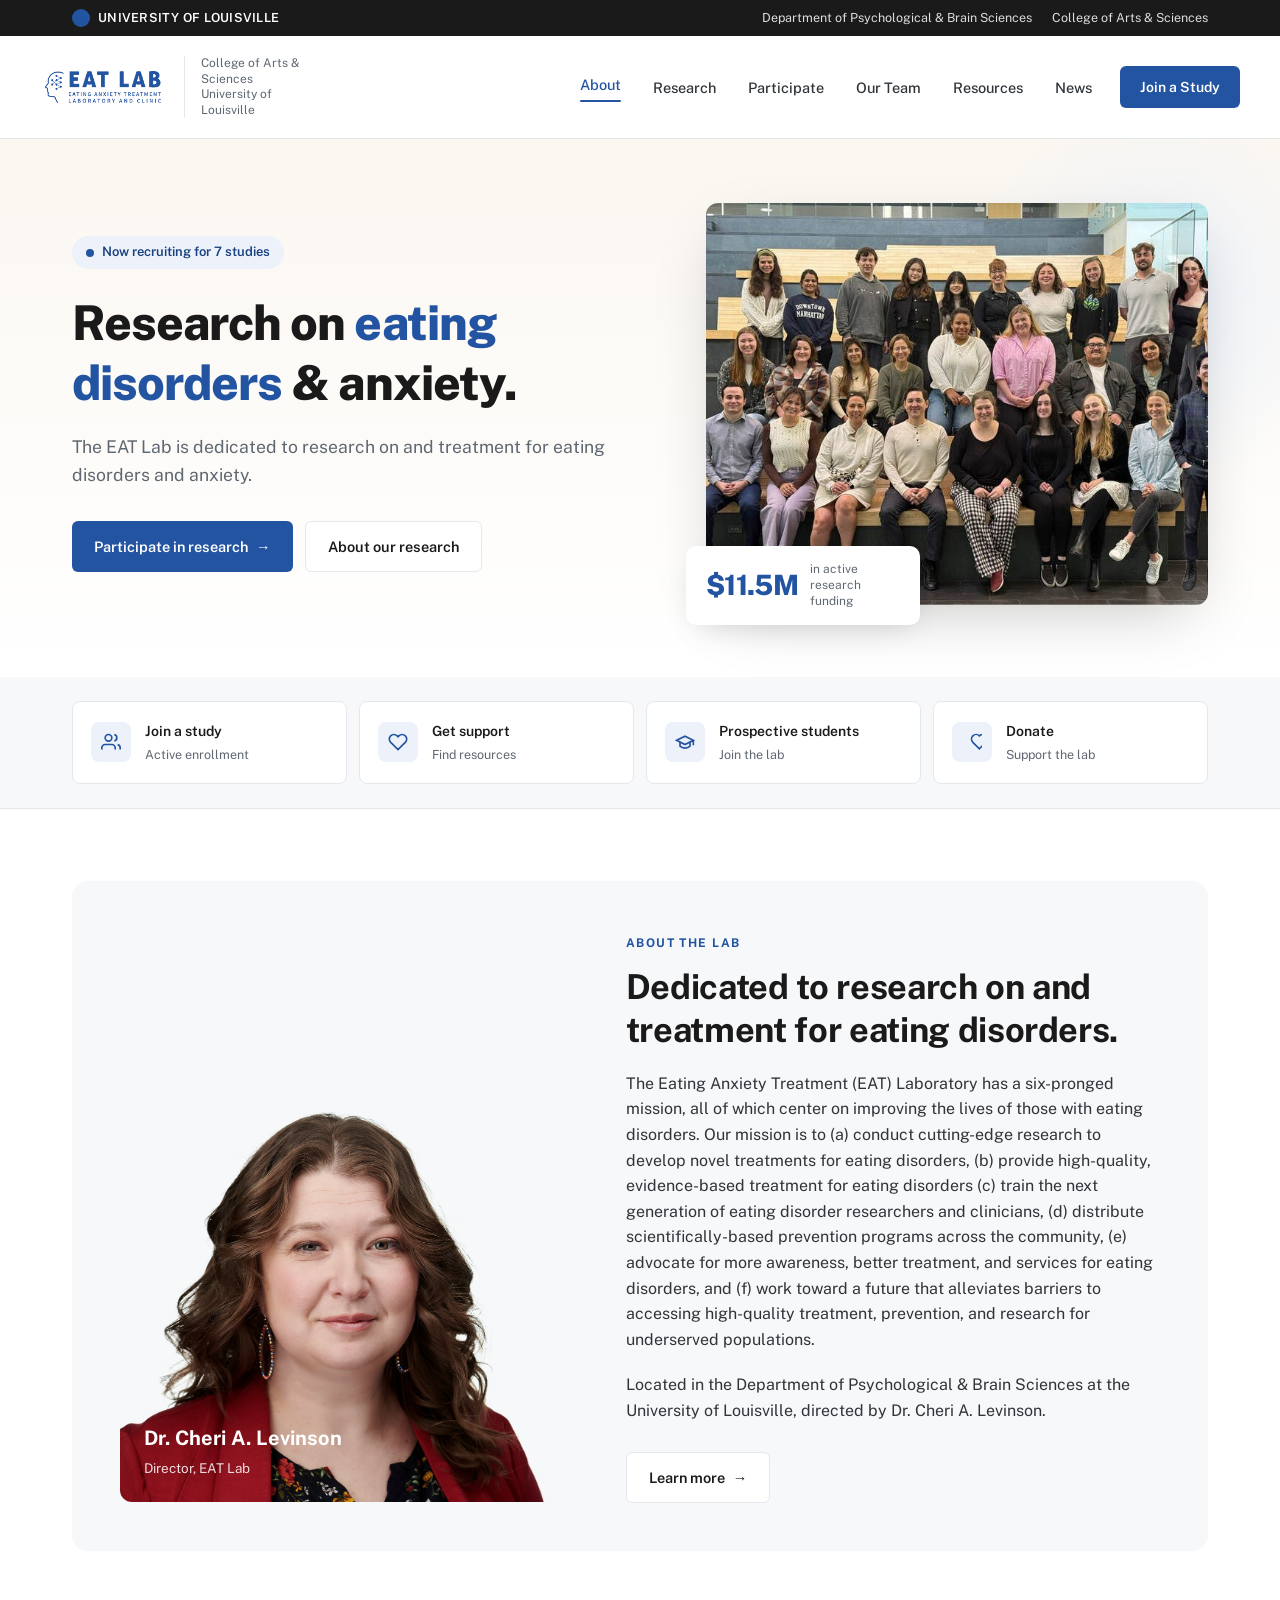
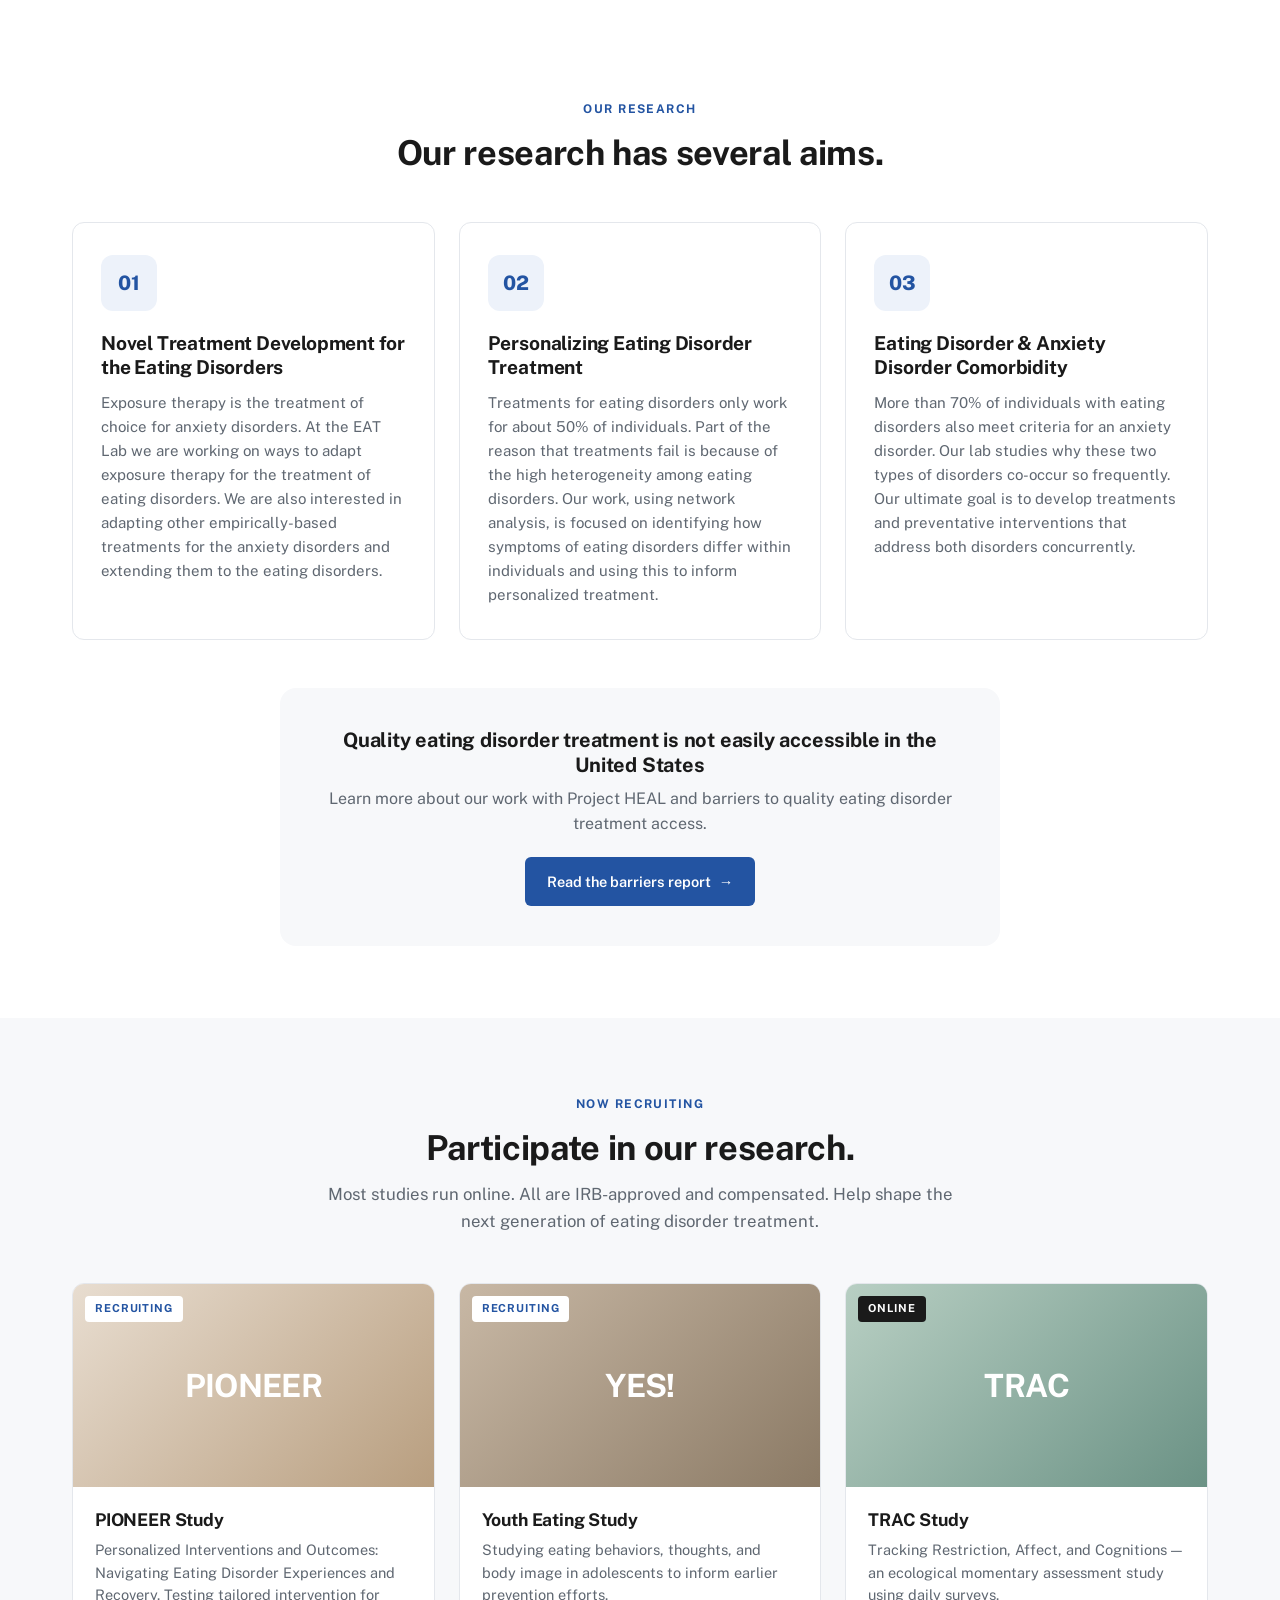
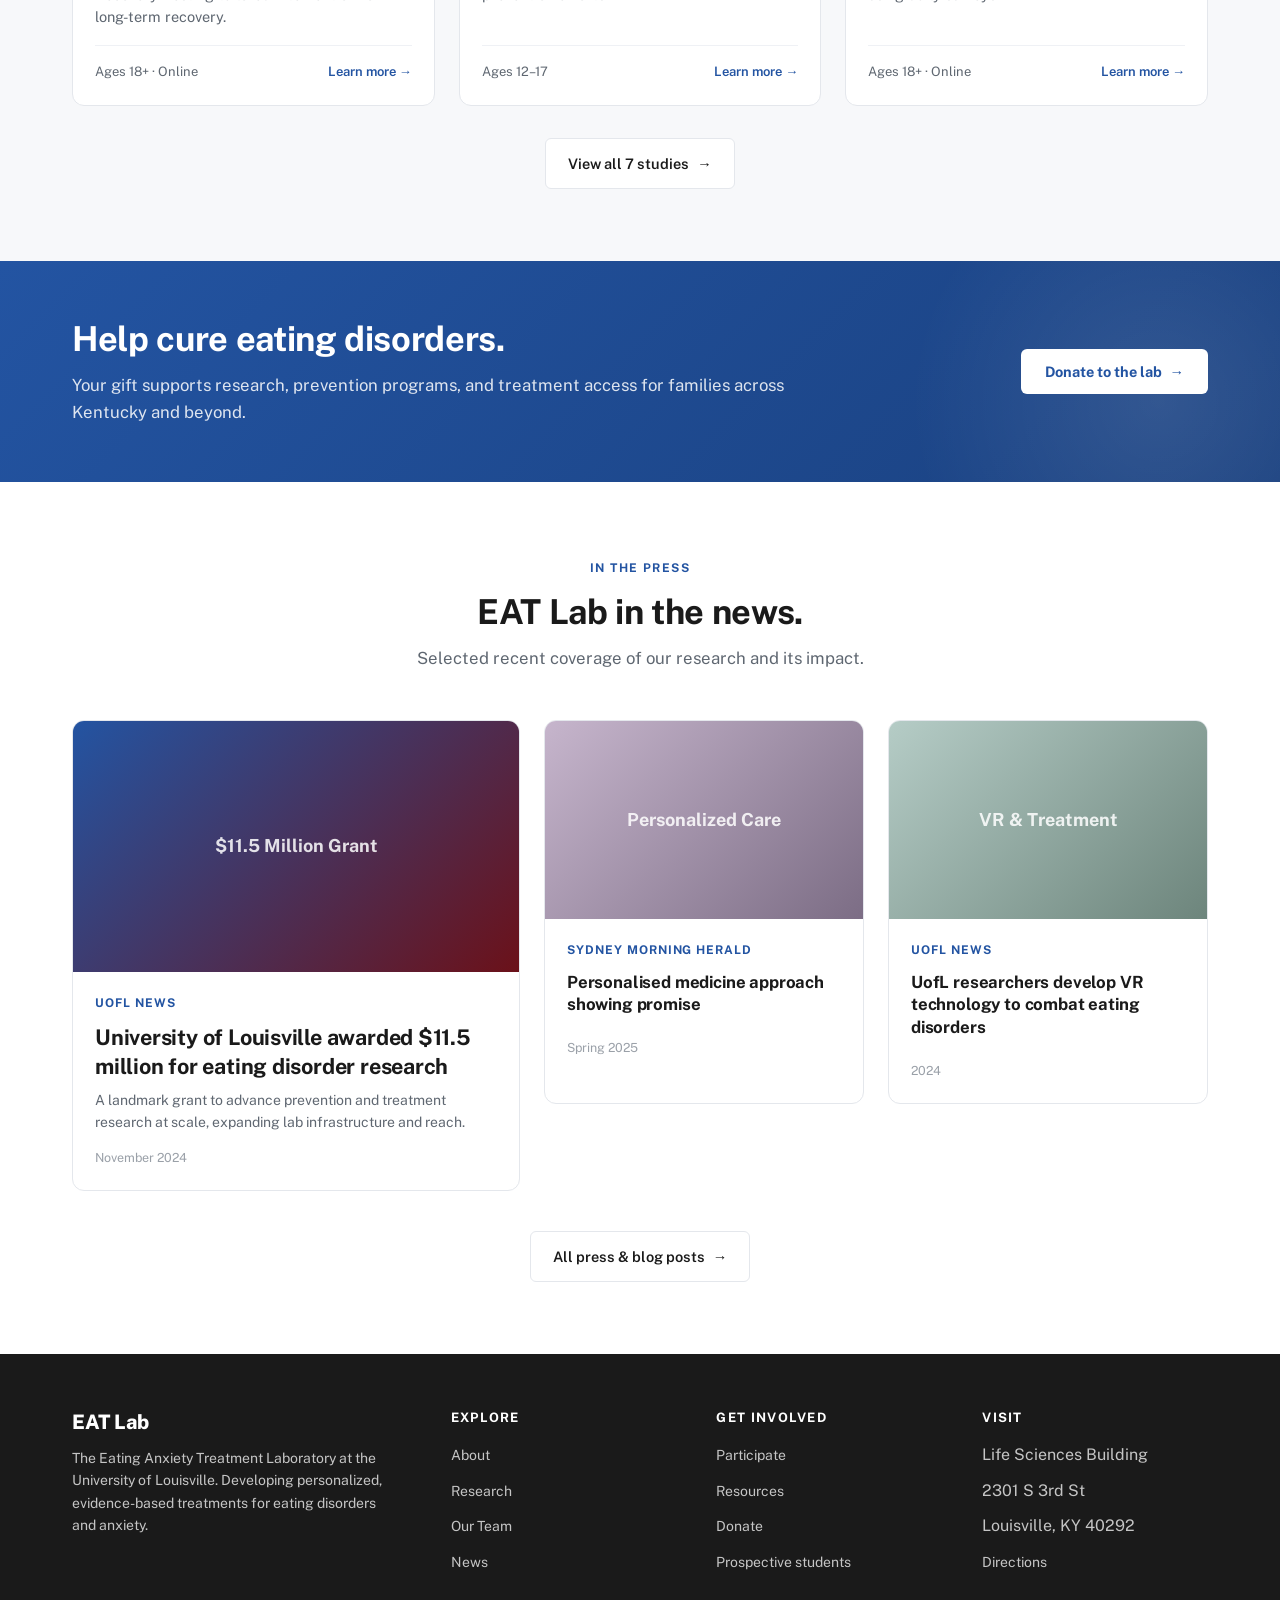
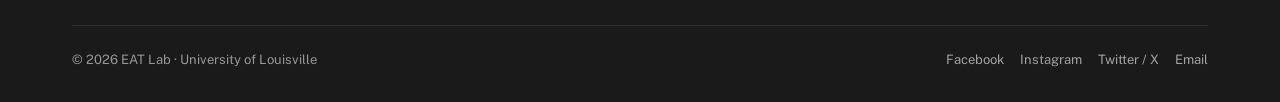
<file: index.html>
<!DOCTYPE html>
<html lang="en">
<head>
<meta charset="UTF-8" />
<meta name="viewport" content="width=device-width, initial-scale=1.0" />
<title>EAT Lab — University of Louisville</title>
<meta name="description" content="The EAT Lab at the University of Louisville develops personalized treatments for eating disorders and anxiety, and works to improve access to quality care.">
<link rel="canonical" href="https://www.louisvilleeatlab.com/">

<meta property="og:type" content="website">
<meta property="og:site_name" content="EAT Lab — University of Louisville">
<meta property="og:title" content="EAT Lab — University of Louisville">
<meta property="og:description" content="The EAT Lab at the University of Louisville develops personalized treatments for eating disorders and anxiety, and works to improve access to quality care.">
<meta property="og:image" content="https://www.louisvilleeatlab.com/images/lab-photo.jpg">
<meta property="og:url" content="https://www.louisvilleeatlab.com/">

<link rel="preconnect" href="https://fonts.googleapis.com">
<link rel="preconnect" href="https://fonts.gstatic.com" crossorigin>
<link href="https://fonts.googleapis.com/css2?family=Public+Sans:wght@400;500;600;700;800&display=swap" rel="stylesheet">
<link rel="icon" type="image/x-icon" sizes="32x32" href="/images/favicon.ico">
<link rel="apple-touch-icon" sizes="180x180" href="/images/apple-touch-icon.png">
<meta name="theme-color" content="#2354A2">
<link rel="stylesheet" href="/styles.css">
</head>
<body>

<!-- UofL bar -->
<div class="top-bar">
  <div class="container">
    <div class="top-bar-left">
      <span class="top-bar-uofl">
        <span class="top-bar-cardinal"></span>
        UNIVERSITY OF LOUISVILLE
      </span>
    </div>
    <div class="top-bar-right">
      <a>Department of Psychological &amp; Brain Sciences</a>
      <a>College of Arts &amp; Sciences</a>
    </div>
  </div>
</div>

<!-- Main header -->
<header>
  <div class="container header-inner">
    <a class="brand" href="/">
      <img class="brand-logo" src="/images/logo.png" alt="EAT Lab — Eating Anxiety Treatment Laboratory and Clinic">
      <span class="brand-uofl">College of Arts &amp; Sciences<br>University of Louisville</span>
    </a>
    <nav class="primary">
      <a data-page="home" href="/">About</a>
      <a data-page="research" href="/research-publications">Research</a>
      <a data-page="participate" href="/participate-in-research">Participate</a>
      <a data-page="team" href="/our-team">Our Team</a>
      <a data-page="resources" href="/eating-disorder-resources">Resources</a>
      <a data-page="news" href="/blog">News</a>
      <a class="cta-button" href="/participate-in-research">Join a Study</a>
    </nav>
    <button class="mobile-toggle" onclick="toggleMobile()">
      <span></span><span></span><span></span>
    </button>
  </div>
  <div class="mobile-nav" id="mobileNav">
    <a href="/" onclick="toggleMobile()">About</a>
    <a href="/research-publications" onclick="toggleMobile()">Research</a>
    <a href="/participate-in-research" onclick="toggleMobile()">Participate</a>
    <a href="/our-team" onclick="toggleMobile()">Our Team</a>
    <a href="/eating-disorder-resources" onclick="toggleMobile()">Resources</a>
    <a href="/blog" onclick="toggleMobile()">News</a>
  </div>
</header>

<main>
  <section class="hero">
    <div class="hero-decor"></div>
    <div class="container hero-inner">
      <div class="hero-text">
        <div class="hero-tag">
          <span class="dot"></span>
          Now recruiting for 7 studies
        </div>
        <h1>Research on <span class="accent">eating disorders</span> &amp; anxiety.</h1>
        <p class="hero-lead">The EAT Lab is dedicated to research on and treatment for eating disorders and anxiety.</p>
        <div class="hero-buttons">
          <a class="btn btn-primary" href="/participate-in-research">
            Participate in research <span class="arrow">→</span>
          </a>
          <a class="btn btn-outline" href="/research-publications">
            About our research
          </a>
        </div>
      </div>
      <div class="hero-visual">
        <div class="hero-photo">
          <img src="/images/lab-photo.jpg" alt="The EAT Lab team, 2025">
        </div>
        <div class="hero-badge">
          <div class="hero-badge-num">$11.5M</div>
          <div class="hero-badge-label">in active research funding</div>
        </div>
      </div>
    </div>
  </section>

  <!-- Quick access -->
  <div class="quick-row">
    <div class="container">
      <div class="quick-grid">
        <a class="quick-item" href="/participate-in-research">
          <div class="quick-icon">
            <svg width="20" height="20" viewBox="0 0 24 24" fill="none" stroke="currentColor" stroke-width="2"><path d="M17 21v-2a4 4 0 0 0-4-4H5a4 4 0 0 0-4 4v2"/><circle cx="9" cy="7" r="4"/><path d="M23 21v-2a4 4 0 0 0-3-3.87"/><path d="M16 3.13a4 4 0 0 1 0 7.75"/></svg>
          </div>
          <div class="quick-text">
            <div class="title">Join a study</div>
            <div class="sub">Active enrollment</div>
          </div>
        </a>
        <a class="quick-item" href="/eating-disorder-resources">
          <div class="quick-icon">
            <svg width="20" height="20" viewBox="0 0 24 24" fill="none" stroke="currentColor" stroke-width="2"><path d="M20.84 4.61a5.5 5.5 0 0 0-7.78 0L12 5.67l-1.06-1.06a5.5 5.5 0 0 0-7.78 7.78l1.06 1.06L12 21.23l7.78-7.78 1.06-1.06a5.5 5.5 0 0 0 0-7.78z"/></svg>
          </div>
          <div class="quick-text">
            <div class="title">Get support</div>
            <div class="sub">Find resources</div>
          </div>
        </a>
        <a class="quick-item" href="/our-team">
          <div class="quick-icon">
            <svg width="20" height="20" viewBox="0 0 24 24" fill="none" stroke="currentColor" stroke-width="2"><path d="M22 10v6M2 10l10-5 10 5-10 5z"/><path d="M6 12v5c3 3 9 3 12 0v-5"/></svg>
          </div>
          <div class="quick-text">
            <div class="title">Prospective students</div>
            <div class="sub">Join the lab</div>
          </div>
        </a>
        <a class="quick-item">
          <div class="quick-icon">
            <svg width="20" height="20" viewBox="0 0 24 24" fill="none" stroke="currentColor" stroke-width="2"><path d="M20.84 4.61a5.5 5.5 0 0 0-7.78 7.78l7.78 7.78 7.78-7.78a5.5 5.5 0 0 0-7.78-7.78z"/></svg>
          </div>
          <div class="quick-text">
            <div class="title">Donate</div>
            <div class="sub">Support the lab</div>
          </div>
        </a>
      </div>
    </div>
  </div>

  <!-- About / Mission -->
  <section>
    <div class="container">
      <div class="about-block">
        <div class="about-image">
          <img src="/images/cheri-levinson-about.jpg" alt="Dr. Cheri A. Levinson, Director of the EAT Lab">
          <div class="about-image-label">
            <div class="name">Dr. Cheri A. Levinson</div>
            <div class="title">Director, EAT Lab</div>
          </div>
        </div>
        <div class="about-content">
          <span class="section-tag">About the Lab</span>
          <h2>Dedicated to research on and treatment for eating disorders.</h2>
          <p>The Eating Anxiety Treatment (EAT) Laboratory has a six-pronged mission, all of which center on improving the lives of those with eating disorders. Our mission is to (a) conduct cutting-edge research to develop novel treatments for eating disorders, (b) provide high-quality, evidence-based treatment for eating disorders (c) train the next generation of eating disorder researchers and clinicians, (d) distribute scientifically-based prevention programs across the community, (e) advocate for more awareness, better treatment, and services for eating disorders, and (f) work toward a future that alleviates barriers to accessing high-quality treatment, prevention, and research for underserved populations.</p>
          <p>Located in the Department of Psychological &amp; Brain Sciences at the University of Louisville, directed by Dr. Cheri A. Levinson.</p>
          <a class="btn btn-outline" style="margin-top:8px;" href="/research-publications">Learn more <span class="arrow">→</span></a>
        </div>
      </div>
    </div>
  </section>

  <!-- Research Aims -->
  <section class="aims-section">
    <div class="container">
      <div class="section-header">
        <span class="section-tag">Our Research</span>
        <h2>Our research has several aims.</h2>
      </div>
      <div class="aims-grid">
        <div class="aim-card">
          <div class="aim-icon">01</div>
          <h3>Novel Treatment Development for the Eating Disorders</h3>
          <p>Exposure therapy is the treatment of choice for anxiety disorders. At the EAT Lab we are working on ways to adapt exposure therapy for the treatment of eating disorders. We are also interested in adapting other empirically-based treatments for the anxiety disorders and extending them to the eating disorders.</p>
        </div>
        <div class="aim-card">
          <div class="aim-icon">02</div>
          <h3>Personalizing Eating Disorder Treatment</h3>
          <p>Treatments for eating disorders only work for about 50% of individuals. Part of the reason that treatments fail is because of the high heterogeneity among eating disorders. Our work, using network analysis, is focused on identifying how symptoms of eating disorders differ within individuals and using this to inform personalized treatment.</p>
        </div>
        <div class="aim-card">
          <div class="aim-icon">03</div>
          <h3>Eating Disorder &amp; Anxiety Disorder Comorbidity</h3>
          <p>More than 70% of individuals with eating disorders also meet criteria for an anxiety disorder. Our lab studies why these two types of disorders co-occur so frequently. Our ultimate goal is to develop treatments and preventative interventions that address both disorders concurrently.</p>
        </div>
      </div>

      <div class="helper-band">
        <h3>Quality eating disorder treatment is not easily accessible in the United States</h3>
        <p>Learn more about our work with Project HEAL and barriers to quality eating disorder treatment access.</p>
        <a class="btn btn-primary" href="https://www.theprojectheal.org/reportedbarriers" target="_blank" rel="noopener noreferrer">Read the barriers report <span class="arrow">→</span></a>
      </div>
    </div>
  </section>

  <!-- Active studies -->
  <section class="studies-section">
    <div class="container">
      <div class="section-header">
        <span class="section-tag">Now Recruiting</span>
        <h2>Participate in our research.</h2>
        <p>Most studies run online. All are IRB-approved and compensated. Help shape the next generation of eating disorder treatment.</p>
      </div>
      <div class="studies-grid">
        <a class="study-card" href="/participate-in-research">
          <div class="study-image">
            <span class="study-status">Recruiting</span>
            PIONEER
          </div>
          <div class="study-body">
            <h4>PIONEER Study</h4>
            <p>Personalized Interventions and Outcomes: Navigating Eating Disorder Experiences and Recovery. Testing tailored intervention for long-term recovery.</p>
            <div class="study-meta">
              <span class="study-meta-info">Ages 18+ · Online</span>
              <span class="study-meta-link">Learn more <span class="arrow">→</span></span>
            </div>
          </div>
        </a>
        <a class="study-card" href="/participate-in-research">
          <div class="study-image i2">
            <span class="study-status">Recruiting</span>
            YES!
          </div>
          <div class="study-body">
            <h4>Youth Eating Study</h4>
            <p>Studying eating behaviors, thoughts, and body image in adolescents to inform earlier prevention efforts.</p>
            <div class="study-meta">
              <span class="study-meta-info">Ages 12–17</span>
              <span class="study-meta-link">Learn more <span class="arrow">→</span></span>
            </div>
          </div>
        </a>
        <a class="study-card" href="/participate-in-research">
          <div class="study-image i3">
            <span class="study-status online">Online</span>
            TRAC
          </div>
          <div class="study-body">
            <h4>TRAC Study</h4>
            <p>Tracking Restriction, Affect, and Cognitions — an ecological momentary assessment study using daily surveys.</p>
            <div class="study-meta">
              <span class="study-meta-info">Ages 18+ · Online</span>
              <span class="study-meta-link">Learn more <span class="arrow">→</span></span>
            </div>
          </div>
        </a>
      </div>
      <div style="text-align:center; margin-top:32px;">
        <a class="btn btn-outline" href="/participate-in-research">
          View all 7 studies <span class="arrow">→</span>
        </a>
      </div>
    </div>
  </section>

  <!-- Donate CTA band -->
  <section class="cta-band">
    <div class="container">
      <div class="cta-band-inner">
        <div>
          <h2>Help cure eating disorders.</h2>
          <p>Your gift supports research, prevention programs, and treatment access for families across Kentucky and beyond.</p>
        </div>
        <button class="btn-white">
          Donate to the lab <span class="arrow">→</span>
        </button>
      </div>
    </div>
  </section>

  <!-- News -->
  <section>
    <div class="container">
      <div class="section-header">
        <span class="section-tag">In the Press</span>
        <h2>EAT Lab in the news.</h2>
        <p>Selected recent coverage of our research and its impact.</p>
      </div>
      <div class="news-grid">
        <div class="news-card featured">
          <div class="news-image">
            $11.5 Million Grant
          </div>
          <div class="news-body">
            <div class="news-source">UofL News</div>
            <h4>University of Louisville awarded $11.5 million for eating disorder research</h4>
            <p>A landmark grant to advance prevention and treatment research at scale, expanding lab infrastructure and reach.</p>
            <div class="news-date">November 2024</div>
          </div>
        </div>
        <div class="news-card">
          <div class="news-image n2">
            Personalized Care
          </div>
          <div class="news-body">
            <div class="news-source">Sydney Morning Herald</div>
            <h4>Personalised medicine approach showing promise</h4>
            <div class="news-date">Spring 2025</div>
          </div>
        </div>
        <div class="news-card">
          <div class="news-image n3">
            VR &amp; Treatment
          </div>
          <div class="news-body">
            <div class="news-source">UofL News</div>
            <h4>UofL researchers develop VR technology to combat eating disorders</h4>
            <div class="news-date">2024</div>
          </div>
        </div>
      </div>
      <div style="text-align:center; margin-top:40px;">
        <a class="btn btn-outline" href="/blog">
          All press &amp; blog posts <span class="arrow">→</span>
        </a>
      </div>
    </div>
  </section>
</main>

<footer>
  <div class="container">
    <div class="footer-grid">
      <div class="footer-brand">
        <h4>EAT Lab</h4>
        <p>The Eating Anxiety Treatment Laboratory at the University of Louisville. Developing personalized, evidence-based treatments for eating disorders and anxiety.</p>
      </div>
      <div class="footer-col">
        <h5>Explore</h5>
        <ul>
          <li><a href="/">About</a></li>
          <li><a href="/research-publications">Research</a></li>
          <li><a href="/our-team">Our Team</a></li>
          <li><a href="/blog">News</a></li>
        </ul>
      </div>
      <div class="footer-col">
        <h5>Get involved</h5>
        <ul>
          <li><a href="/participate-in-research">Participate</a></li>
          <li><a href="/eating-disorder-resources">Resources</a></li>
          <li><a>Donate</a></li>
          <li><a>Prospective students</a></li>
        </ul>
      </div>
      <div class="footer-col">
        <h5>Visit</h5>
        <ul>
          <li>Life Sciences Building</li>
          <li>2301 S 3rd St</li>
          <li>Louisville, KY 40292</li>
          <li><a>Directions</a></li>
        </ul>
      </div>
    </div>
    <div class="footer-bottom">
      <div>© 2026 EAT Lab · University of Louisville</div>
      <div class="footer-social">
        <a>Facebook</a>
        <a>Instagram</a>
        <a>Twitter / X</a>
        <a>Email</a>
      </div>
    </div>
  </div>
</footer>

<script>
// Mobile nav toggle (unrelated to page switching — kept from the SPA).
function toggleMobile() {
  document.getElementById('mobileNav').classList.toggle('open');
}

// Current-page nav indication. Identical on every page — safe to find-and-replace.
(function () {
  var path = window.location.pathname.replace(/\.html$/, '').replace(/\/index$/, '/');
  if (path.length > 1) path = path.replace(/\/$/, '');
  if (!path) path = '/';
  var links = document.querySelectorAll('nav.primary a:not(.cta-button), .mobile-nav a');
  Array.prototype.forEach.call(links, function (a) {
    var href = (a.getAttribute('href') || '').replace(/\.html$/, '');
    if (href === path) {
      a.classList.add('active');
      a.setAttribute('aria-current', 'page');
    }
  });
})();
</script>

</body>
</html>
</file>
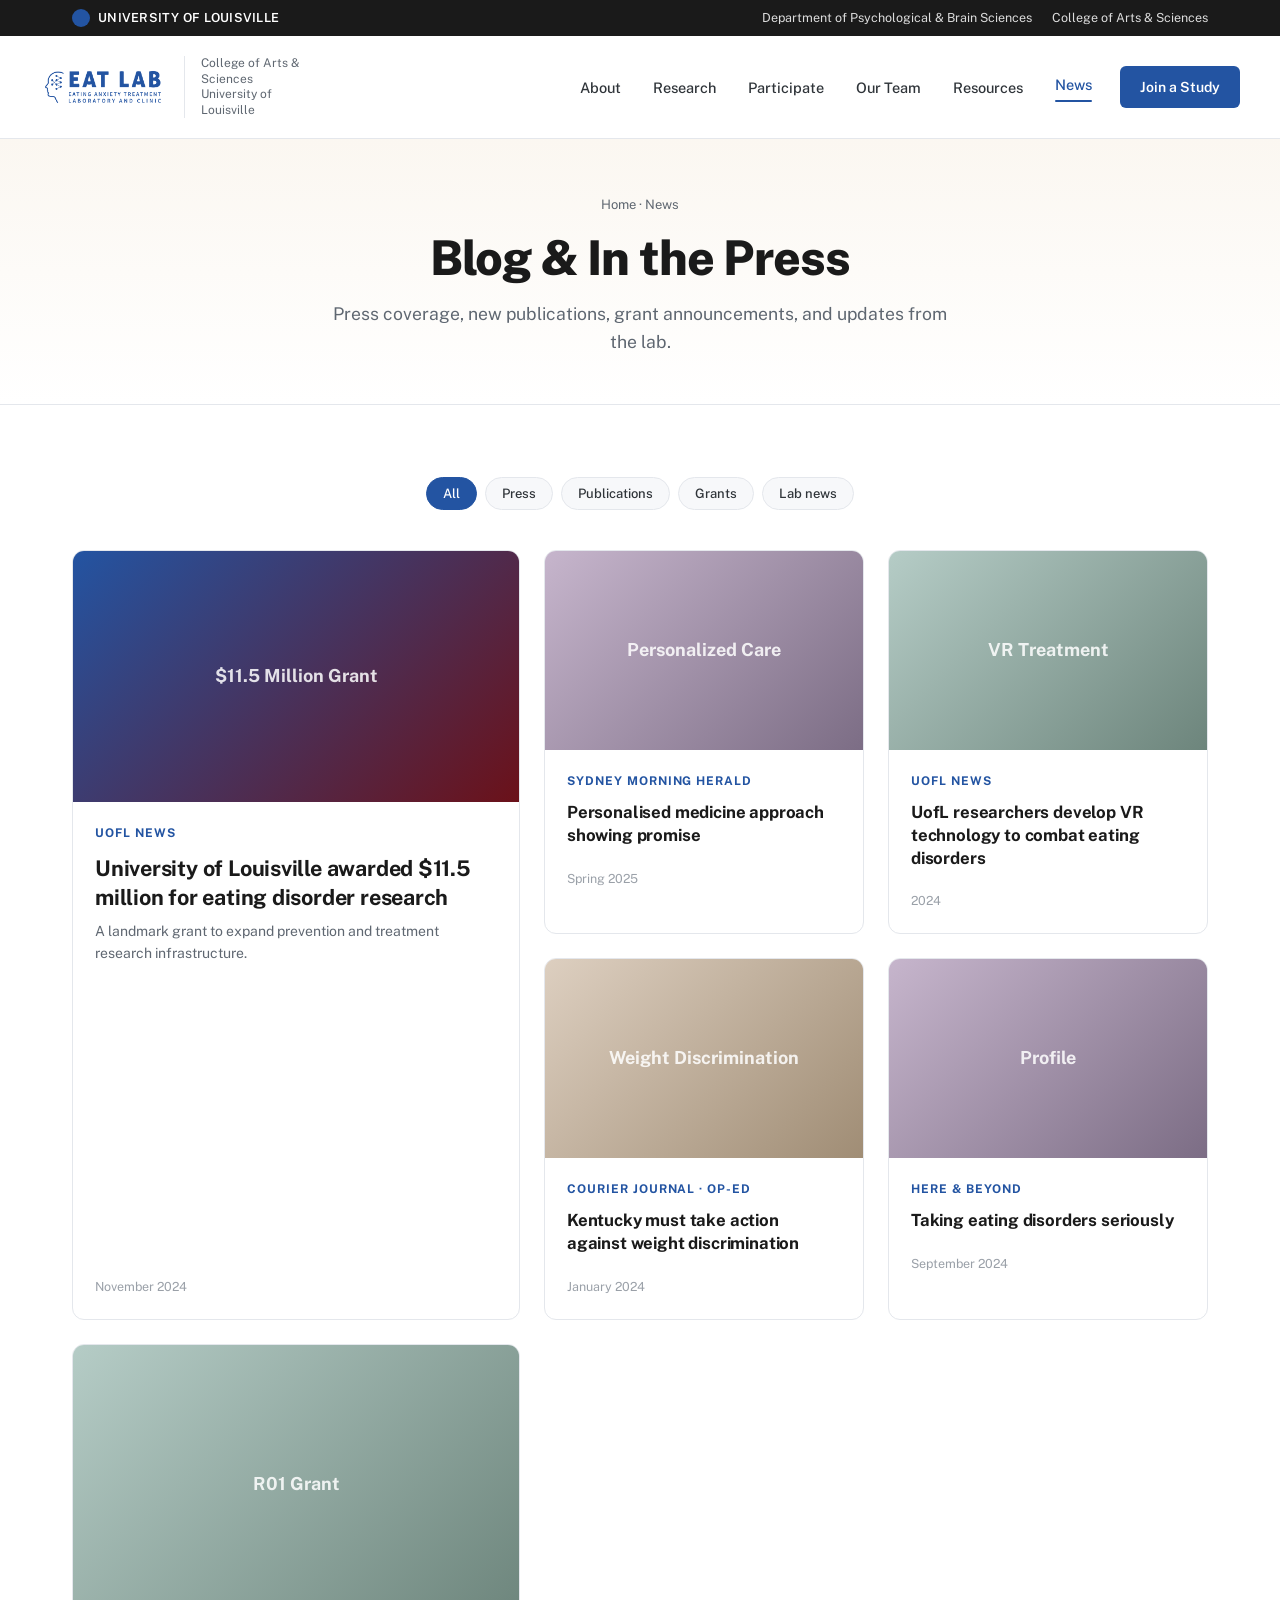
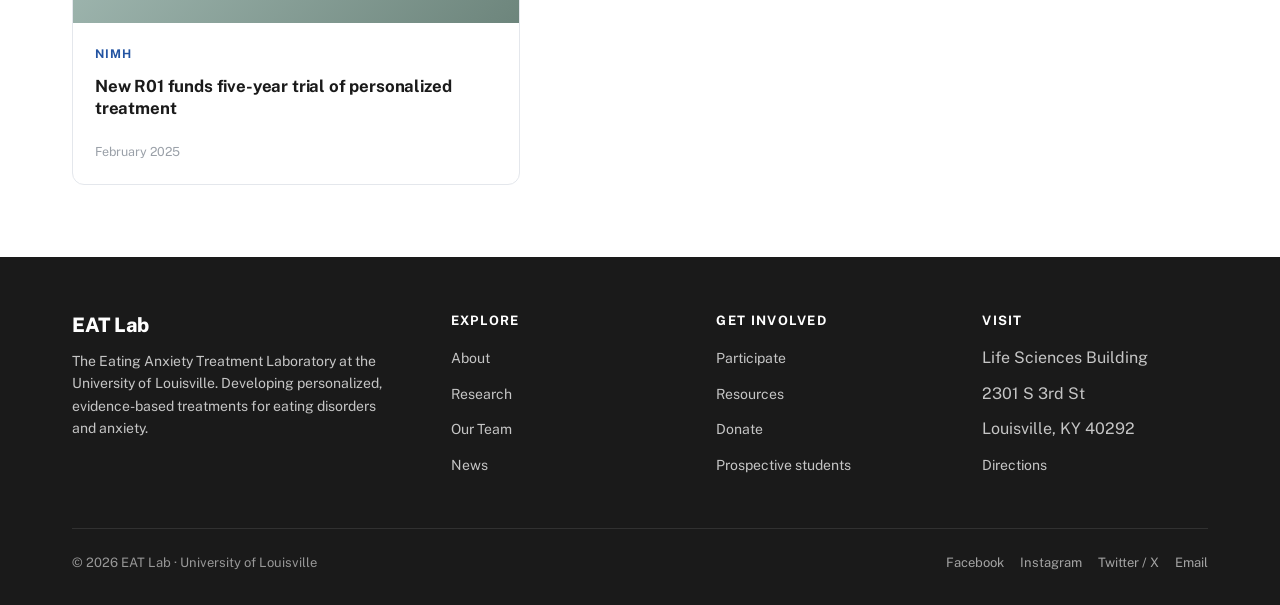
<file: blog.html>
<!DOCTYPE html>
<html lang="en">
<head>
<meta charset="UTF-8" />
<meta name="viewport" content="width=device-width, initial-scale=1.0" />
<title>Blog & In the Press | EAT Lab</title>
<meta name="description" content="Press coverage, new publications, grant announcements and updates from the Eating Anxiety Treatment Laboratory at the University of Louisville.">
<link rel="canonical" href="https://www.louisvilleeatlab.com/blog">

<meta property="og:type" content="website">
<meta property="og:site_name" content="EAT Lab — University of Louisville">
<meta property="og:title" content="Blog & In the Press | EAT Lab">
<meta property="og:description" content="Press coverage, new publications, grant announcements and updates from the Eating Anxiety Treatment Laboratory at the University of Louisville.">
<meta property="og:image" content="https://www.louisvilleeatlab.com/images/lab-photo.jpg">
<meta property="og:url" content="https://www.louisvilleeatlab.com/blog">

<link rel="preconnect" href="https://fonts.googleapis.com">
<link rel="preconnect" href="https://fonts.gstatic.com" crossorigin>
<link href="https://fonts.googleapis.com/css2?family=Public+Sans:wght@400;500;600;700;800&display=swap" rel="stylesheet">
<link rel="icon" type="image/x-icon" sizes="32x32" href="/images/favicon.ico">
<link rel="apple-touch-icon" sizes="180x180" href="/images/apple-touch-icon.png">
<meta name="theme-color" content="#2354A2">
<link rel="stylesheet" href="/styles.css">
</head>
<body>

<!-- UofL bar -->
<div class="top-bar">
  <div class="container">
    <div class="top-bar-left">
      <span class="top-bar-uofl">
        <span class="top-bar-cardinal"></span>
        UNIVERSITY OF LOUISVILLE
      </span>
    </div>
    <div class="top-bar-right">
      <a>Department of Psychological &amp; Brain Sciences</a>
      <a>College of Arts &amp; Sciences</a>
    </div>
  </div>
</div>

<!-- Main header -->
<header>
  <div class="container header-inner">
    <a class="brand" href="/">
      <img class="brand-logo" src="/images/logo.png" alt="EAT Lab — Eating Anxiety Treatment Laboratory and Clinic">
      <span class="brand-uofl">College of Arts &amp; Sciences<br>University of Louisville</span>
    </a>
    <nav class="primary">
      <a data-page="home" href="/">About</a>
      <a data-page="research" href="/research-publications">Research</a>
      <a data-page="participate" href="/participate-in-research">Participate</a>
      <a data-page="team" href="/our-team">Our Team</a>
      <a data-page="resources" href="/eating-disorder-resources">Resources</a>
      <a data-page="news" href="/blog">News</a>
      <a class="cta-button" href="/participate-in-research">Join a Study</a>
    </nav>
    <button class="mobile-toggle" onclick="toggleMobile()">
      <span></span><span></span><span></span>
    </button>
  </div>
  <div class="mobile-nav" id="mobileNav">
    <a href="/" onclick="toggleMobile()">About</a>
    <a href="/research-publications" onclick="toggleMobile()">Research</a>
    <a href="/participate-in-research" onclick="toggleMobile()">Participate</a>
    <a href="/our-team" onclick="toggleMobile()">Our Team</a>
    <a href="/eating-disorder-resources" onclick="toggleMobile()">Resources</a>
    <a href="/blog" onclick="toggleMobile()">News</a>
  </div>
</header>

<main>
  <div class="page-header">
    <div class="container">
      <div class="breadcrumb"><a href="/">Home</a> · News</div>
      <h1>Blog &amp; In the Press</h1>
      <p>Press coverage, new publications, grant announcements, and updates from the lab.</p>
    </div>
  </div>

  <section>
    <div class="container">
      <div style="display:flex; gap:8px; justify-content:center; margin-bottom:40px; flex-wrap:wrap;">
        <button class="filter-btn active">All</button>
        <button class="filter-btn">Press</button>
        <button class="filter-btn">Publications</button>
        <button class="filter-btn">Grants</button>
        <button class="filter-btn">Lab news</button>
      </div>

      <div class="news-grid">
        <div class="news-card featured">
          <div class="news-image">$11.5 Million Grant</div>
          <div class="news-body">
            <div class="news-source">UofL News</div>
            <h4>University of Louisville awarded $11.5 million for eating disorder research</h4>
            <p>A landmark grant to expand prevention and treatment research infrastructure.</p>
            <div class="news-date">November 2024</div>
          </div>
        </div>
        <div class="news-card">
          <div class="news-image n2">Personalized Care</div>
          <div class="news-body">
            <div class="news-source">Sydney Morning Herald</div>
            <h4>Personalised medicine approach showing promise</h4>
            <div class="news-date">Spring 2025</div>
          </div>
        </div>
        <div class="news-card">
          <div class="news-image n3">VR Treatment</div>
          <div class="news-body">
            <div class="news-source">UofL News</div>
            <h4>UofL researchers develop VR technology to combat eating disorders</h4>
            <div class="news-date">2024</div>
          </div>
        </div>
        <div class="news-card">
          <div class="news-image">Weight Discrimination</div>
          <div class="news-body">
            <div class="news-source">Courier Journal · Op-ed</div>
            <h4>Kentucky must take action against weight discrimination</h4>
            <div class="news-date">January 2024</div>
          </div>
        </div>
        <div class="news-card">
          <div class="news-image n2">Profile</div>
          <div class="news-body">
            <div class="news-source">Here &amp; Beyond</div>
            <h4>Taking eating disorders seriously</h4>
            <div class="news-date">September 2024</div>
          </div>
        </div>
        <div class="news-card">
          <div class="news-image n3">R01 Grant</div>
          <div class="news-body">
            <div class="news-source">NIMH</div>
            <h4>New R01 funds five-year trial of personalized treatment</h4>
            <div class="news-date">February 2025</div>
          </div>
        </div>
      </div>
    </div>
  </section>
</main>

<footer>
  <div class="container">
    <div class="footer-grid">
      <div class="footer-brand">
        <h4>EAT Lab</h4>
        <p>The Eating Anxiety Treatment Laboratory at the University of Louisville. Developing personalized, evidence-based treatments for eating disorders and anxiety.</p>
      </div>
      <div class="footer-col">
        <h5>Explore</h5>
        <ul>
          <li><a href="/">About</a></li>
          <li><a href="/research-publications">Research</a></li>
          <li><a href="/our-team">Our Team</a></li>
          <li><a href="/blog">News</a></li>
        </ul>
      </div>
      <div class="footer-col">
        <h5>Get involved</h5>
        <ul>
          <li><a href="/participate-in-research">Participate</a></li>
          <li><a href="/eating-disorder-resources">Resources</a></li>
          <li><a>Donate</a></li>
          <li><a>Prospective students</a></li>
        </ul>
      </div>
      <div class="footer-col">
        <h5>Visit</h5>
        <ul>
          <li>Life Sciences Building</li>
          <li>2301 S 3rd St</li>
          <li>Louisville, KY 40292</li>
          <li><a>Directions</a></li>
        </ul>
      </div>
    </div>
    <div class="footer-bottom">
      <div>© 2026 EAT Lab · University of Louisville</div>
      <div class="footer-social">
        <a>Facebook</a>
        <a>Instagram</a>
        <a>Twitter / X</a>
        <a>Email</a>
      </div>
    </div>
  </div>
</footer>

<script>
// Mobile nav toggle (unrelated to page switching — kept from the SPA).
function toggleMobile() {
  document.getElementById('mobileNav').classList.toggle('open');
}

// Current-page nav indication. Identical on every page — safe to find-and-replace.
(function () {
  var path = window.location.pathname.replace(/\.html$/, '').replace(/\/index$/, '/');
  if (path.length > 1) path = path.replace(/\/$/, '');
  if (!path) path = '/';
  var links = document.querySelectorAll('nav.primary a:not(.cta-button), .mobile-nav a');
  Array.prototype.forEach.call(links, function (a) {
    var href = (a.getAttribute('href') || '').replace(/\.html$/, '');
    if (href === path) {
      a.classList.add('active');
      a.setAttribute('aria-current', 'page');
    }
  });
})();
</script>

</body>
</html>
</file>
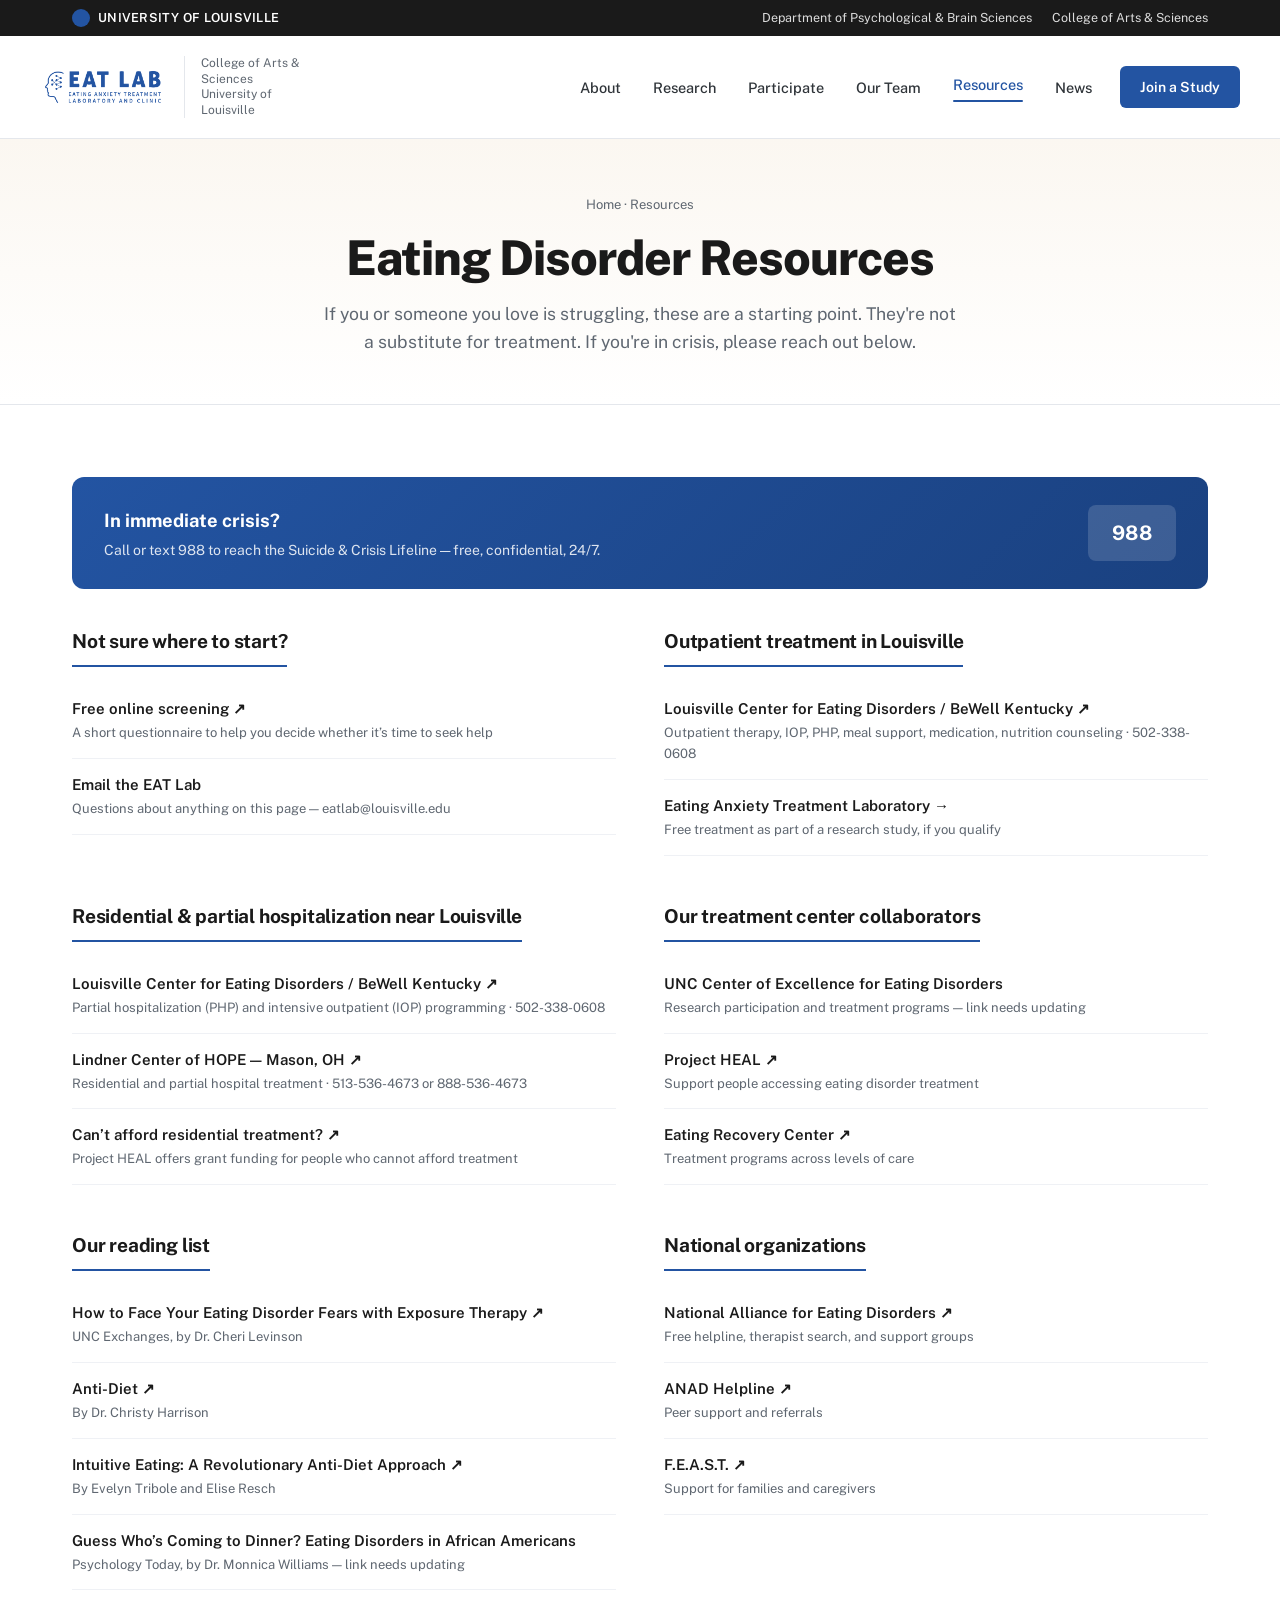
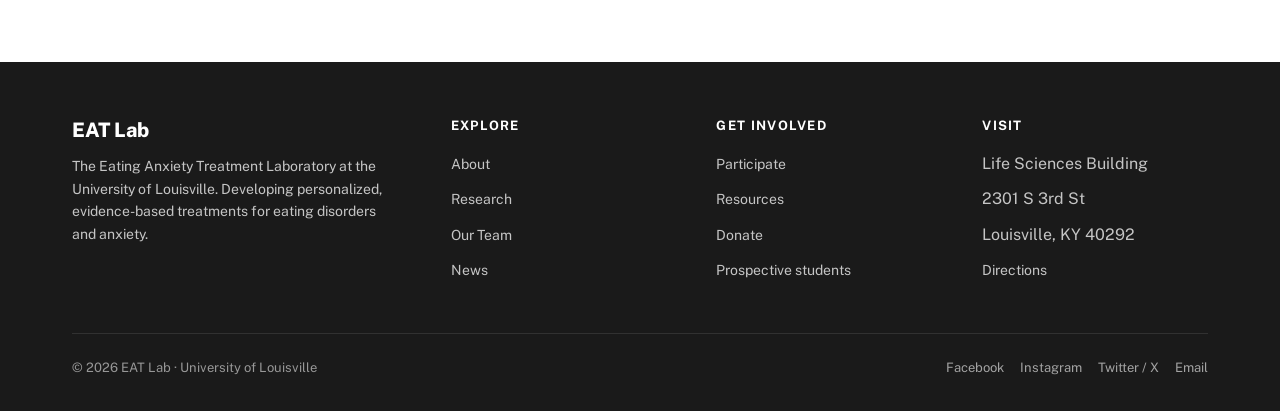
<file: eating-disorder-resources.html>
<!DOCTYPE html>
<html lang="en">
<head>
<meta charset="UTF-8" />
<meta name="viewport" content="width=device-width, initial-scale=1.0" />
<title>Eating Disorder Resources | EAT Lab</title>
<meta name="description" content="Eating disorder resources: crisis support, helplines, therapist directories and educational reading. If you are in crisis, call or text 988 for free 24/7 help.">
<link rel="canonical" href="https://www.louisvilleeatlab.com/eating-disorder-resources">

<meta property="og:type" content="website">
<meta property="og:site_name" content="EAT Lab — University of Louisville">
<meta property="og:title" content="Eating Disorder Resources | EAT Lab">
<meta property="og:description" content="Eating disorder resources: crisis support, helplines, therapist directories and educational reading. If you are in crisis, call or text 988 for free 24/7 help.">
<meta property="og:image" content="https://www.louisvilleeatlab.com/images/lab-photo.jpg">
<meta property="og:url" content="https://www.louisvilleeatlab.com/eating-disorder-resources">

<link rel="preconnect" href="https://fonts.googleapis.com">
<link rel="preconnect" href="https://fonts.gstatic.com" crossorigin>
<link href="https://fonts.googleapis.com/css2?family=Public+Sans:wght@400;500;600;700;800&display=swap" rel="stylesheet">
<link rel="icon" type="image/x-icon" sizes="32x32" href="/images/favicon.ico">
<link rel="apple-touch-icon" sizes="180x180" href="/images/apple-touch-icon.png">
<meta name="theme-color" content="#2354A2">
<link rel="stylesheet" href="/styles.css">
</head>
<body>

<!-- UofL bar -->
<div class="top-bar">
  <div class="container">
    <div class="top-bar-left">
      <span class="top-bar-uofl">
        <span class="top-bar-cardinal"></span>
        UNIVERSITY OF LOUISVILLE
      </span>
    </div>
    <div class="top-bar-right">
      <a>Department of Psychological &amp; Brain Sciences</a>
      <a>College of Arts &amp; Sciences</a>
    </div>
  </div>
</div>

<!-- Main header -->
<header>
  <div class="container header-inner">
    <a class="brand" href="/">
      <img class="brand-logo" src="/images/logo.png" alt="EAT Lab — Eating Anxiety Treatment Laboratory and Clinic">
      <span class="brand-uofl">College of Arts &amp; Sciences<br>University of Louisville</span>
    </a>
    <nav class="primary">
      <a data-page="home" href="/">About</a>
      <a data-page="research" href="/research-publications">Research</a>
      <a data-page="participate" href="/participate-in-research">Participate</a>
      <a data-page="team" href="/our-team">Our Team</a>
      <a data-page="resources" href="/eating-disorder-resources">Resources</a>
      <a data-page="news" href="/blog">News</a>
      <a class="cta-button" href="/participate-in-research">Join a Study</a>
    </nav>
    <button class="mobile-toggle" onclick="toggleMobile()">
      <span></span><span></span><span></span>
    </button>
  </div>
  <div class="mobile-nav" id="mobileNav">
    <a href="/" onclick="toggleMobile()">About</a>
    <a href="/research-publications" onclick="toggleMobile()">Research</a>
    <a href="/participate-in-research" onclick="toggleMobile()">Participate</a>
    <a href="/our-team" onclick="toggleMobile()">Our Team</a>
    <a href="/eating-disorder-resources" onclick="toggleMobile()">Resources</a>
    <a href="/blog" onclick="toggleMobile()">News</a>
  </div>
</header>

<main>
  <div class="page-header">
    <div class="container">
      <div class="breadcrumb"><a href="/">Home</a> · Resources</div>
      <h1>Eating Disorder Resources</h1>
      <p>If you or someone you love is struggling, these are a starting point. They're not a substitute for treatment. If you're in crisis, please reach out below.</p>
    </div>
  </div>

  <section>
    <div class="container">
      <div class="crisis-callout">
        <div>
          <strong>In immediate crisis?</strong>
          <p>Call or text 988 to reach the Suicide &amp; Crisis Lifeline — free, confidential, 24/7.</p>
        </div>
        <div class="crisis-number">988</div>
      </div>

      <div class="resources-grid">
        <div class="resource-group">
          <h3>Not sure where to start?</h3>
          <a class="resource-link" href="https://www.nationaleatingdisorders.org/screening-tool" target="_blank" rel="noopener noreferrer">
            <div class="r-name">Free online screening ↗</div>
            <div class="r-desc">A short questionnaire to help you decide whether it&rsquo;s time to seek help</div>
          </a>
          <a class="resource-link" href="mailto:eatlab@louisville.edu">
            <div class="r-name">Email the EAT Lab</div>
            <div class="r-desc">Questions about anything on this page &mdash; eatlab@louisville.edu</div>
          </a>
        </div>

        <div class="resource-group">
          <h3>Outpatient treatment in Louisville</h3>
          <a class="resource-link" href="https://www.louisvillecenterforeatingdisorders.com/" target="_blank" rel="noopener noreferrer">
            <div class="r-name">Louisville Center for Eating Disorders / BeWell Kentucky ↗</div>
            <div class="r-desc">Outpatient therapy, IOP, PHP, meal support, medication, nutrition counseling &middot; 502-338-0608</div>
          </a>
          <a class="resource-link" href="/participate-in-research">
            <div class="r-name">Eating Anxiety Treatment Laboratory →</div>
            <div class="r-desc">Free treatment as part of a research study, if you qualify</div>
          </a>
        </div>

        <div class="resource-group">
          <h3>Residential &amp; partial hospitalization near Louisville</h3>
          <a class="resource-link" href="https://www.louisvillecenterforeatingdisorders.com/" target="_blank" rel="noopener noreferrer">
            <div class="r-name">Louisville Center for Eating Disorders / BeWell Kentucky ↗</div>
            <div class="r-desc">Partial hospitalization (PHP) and intensive outpatient (IOP) programming &middot; 502-338-0608</div>
          </a>
          <a class="resource-link" href="https://lindnercenterofhope.org/what-we-treat/" target="_blank" rel="noopener noreferrer">
            <div class="r-name">Lindner Center of HOPE &mdash; Mason, OH ↗</div>
            <div class="r-desc">Residential and partial hospital treatment &middot; 513-536-4673 or 888-536-4673</div>
          </a>
          <a class="resource-link" href="http://theprojectheal.org/" target="_blank" rel="noopener noreferrer">
            <div class="r-name">Can&rsquo;t afford residential treatment? ↗</div>
            <div class="r-desc">Project HEAL offers grant funding for people who cannot afford treatment</div>
          </a>
        </div>

        <div class="resource-group">
          <h3>Our treatment center collaborators</h3>
          <a class="resource-link">
            <div class="r-name">UNC Center of Excellence for Eating Disorders</div>
            <div class="r-desc">Research participation and treatment programs &mdash; link needs updating</div>
          </a>
          <a class="resource-link" href="https://www.theprojectheal.org/donate" target="_blank" rel="noopener noreferrer">
            <div class="r-name">Project HEAL ↗</div>
            <div class="r-desc">Support people accessing eating disorder treatment</div>
          </a>
          <a class="resource-link" href="https://www.eatingrecoverycenter.com/conditions" target="_blank" rel="noopener noreferrer">
            <div class="r-name">Eating Recovery Center ↗</div>
            <div class="r-desc">Treatment programs across levels of care</div>
          </a>
        </div>

        <div class="resource-group">
          <h3>Our reading list</h3>
          <a class="resource-link" href="https://uncexchanges.org/2015/08/24/how-to-face-your-eating-disorder-fears-exposure-therapy/" target="_blank" rel="noopener noreferrer">
            <div class="r-name">How to Face Your Eating Disorder Fears with Exposure Therapy ↗</div>
            <div class="r-desc">UNC Exchanges, by Dr. Cheri Levinson</div>
          </a>
          <a class="resource-link" href="https://christyharrison.com/book-anti-diet-intuitive-eating-christy-harrison" target="_blank" rel="noopener noreferrer">
            <div class="r-name">Anti-Diet ↗</div>
            <div class="r-desc">By Dr. Christy Harrison</div>
          </a>
          <a class="resource-link" href="https://www.intuitiveeating.org" target="_blank" rel="noopener noreferrer">
            <div class="r-name">Intuitive Eating: A Revolutionary Anti-Diet Approach ↗</div>
            <div class="r-desc">By Evelyn Tribole and Elise Resch</div>
          </a>
          <a class="resource-link">
            <div class="r-name">Guess Who&rsquo;s Coming to Dinner? Eating Disorders in African Americans</div>
            <div class="r-desc">Psychology Today, by Dr. Monnica Williams &mdash; link needs updating</div>
          </a>
        </div>

        <div class="resource-group">
          <h3>National organizations</h3>
          <a class="resource-link" href="https://www.allianceforeatingdisorders.com/" target="_blank" rel="noopener noreferrer">
            <div class="r-name">National Alliance for Eating Disorders ↗</div>
            <div class="r-desc">Free helpline, therapist search, and support groups</div>
          </a>
          <a class="resource-link" href="https://anad.org/" target="_blank" rel="noopener noreferrer">
            <div class="r-name">ANAD Helpline ↗</div>
            <div class="r-desc">Peer support and referrals</div>
          </a>
          <a class="resource-link" href="https://feast-ed.org/" target="_blank" rel="noopener noreferrer">
            <div class="r-name">F.E.A.S.T. ↗</div>
            <div class="r-desc">Support for families and caregivers</div>
          </a>
        </div>
      </div>
    </div>
  </section>
</main>

<footer>
  <div class="container">
    <div class="footer-grid">
      <div class="footer-brand">
        <h4>EAT Lab</h4>
        <p>The Eating Anxiety Treatment Laboratory at the University of Louisville. Developing personalized, evidence-based treatments for eating disorders and anxiety.</p>
      </div>
      <div class="footer-col">
        <h5>Explore</h5>
        <ul>
          <li><a href="/">About</a></li>
          <li><a href="/research-publications">Research</a></li>
          <li><a href="/our-team">Our Team</a></li>
          <li><a href="/blog">News</a></li>
        </ul>
      </div>
      <div class="footer-col">
        <h5>Get involved</h5>
        <ul>
          <li><a href="/participate-in-research">Participate</a></li>
          <li><a href="/eating-disorder-resources">Resources</a></li>
          <li><a>Donate</a></li>
          <li><a>Prospective students</a></li>
        </ul>
      </div>
      <div class="footer-col">
        <h5>Visit</h5>
        <ul>
          <li>Life Sciences Building</li>
          <li>2301 S 3rd St</li>
          <li>Louisville, KY 40292</li>
          <li><a>Directions</a></li>
        </ul>
      </div>
    </div>
    <div class="footer-bottom">
      <div>© 2026 EAT Lab · University of Louisville</div>
      <div class="footer-social">
        <a>Facebook</a>
        <a>Instagram</a>
        <a>Twitter / X</a>
        <a>Email</a>
      </div>
    </div>
  </div>
</footer>

<script>
// Mobile nav toggle (unrelated to page switching — kept from the SPA).
function toggleMobile() {
  document.getElementById('mobileNav').classList.toggle('open');
}

// Current-page nav indication. Identical on every page — safe to find-and-replace.
(function () {
  var path = window.location.pathname.replace(/\.html$/, '').replace(/\/index$/, '/');
  if (path.length > 1) path = path.replace(/\/$/, '');
  if (!path) path = '/';
  var links = document.querySelectorAll('nav.primary a:not(.cta-button), .mobile-nav a');
  Array.prototype.forEach.call(links, function (a) {
    var href = (a.getAttribute('href') || '').replace(/\.html$/, '');
    if (href === path) {
      a.classList.add('active');
      a.setAttribute('aria-current', 'page');
    }
  });
})();
</script>

</body>
</html>
</file>
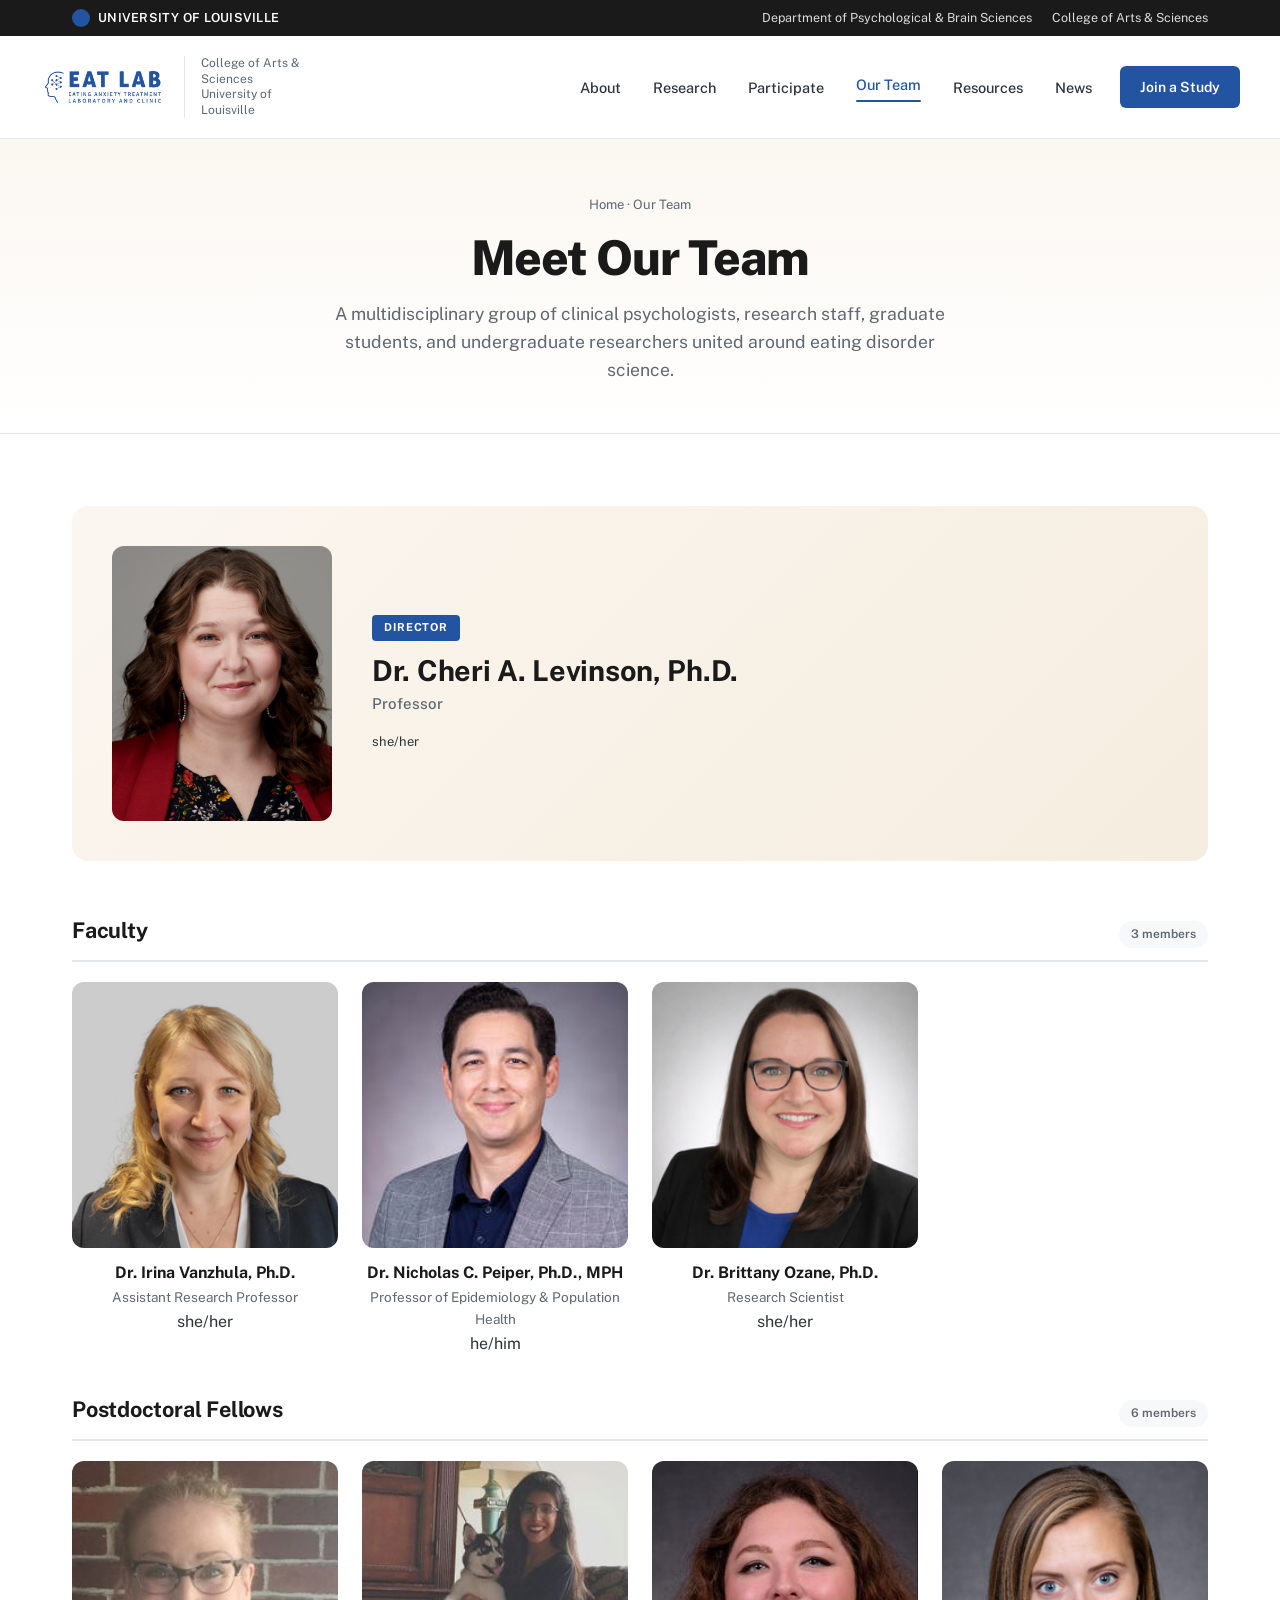
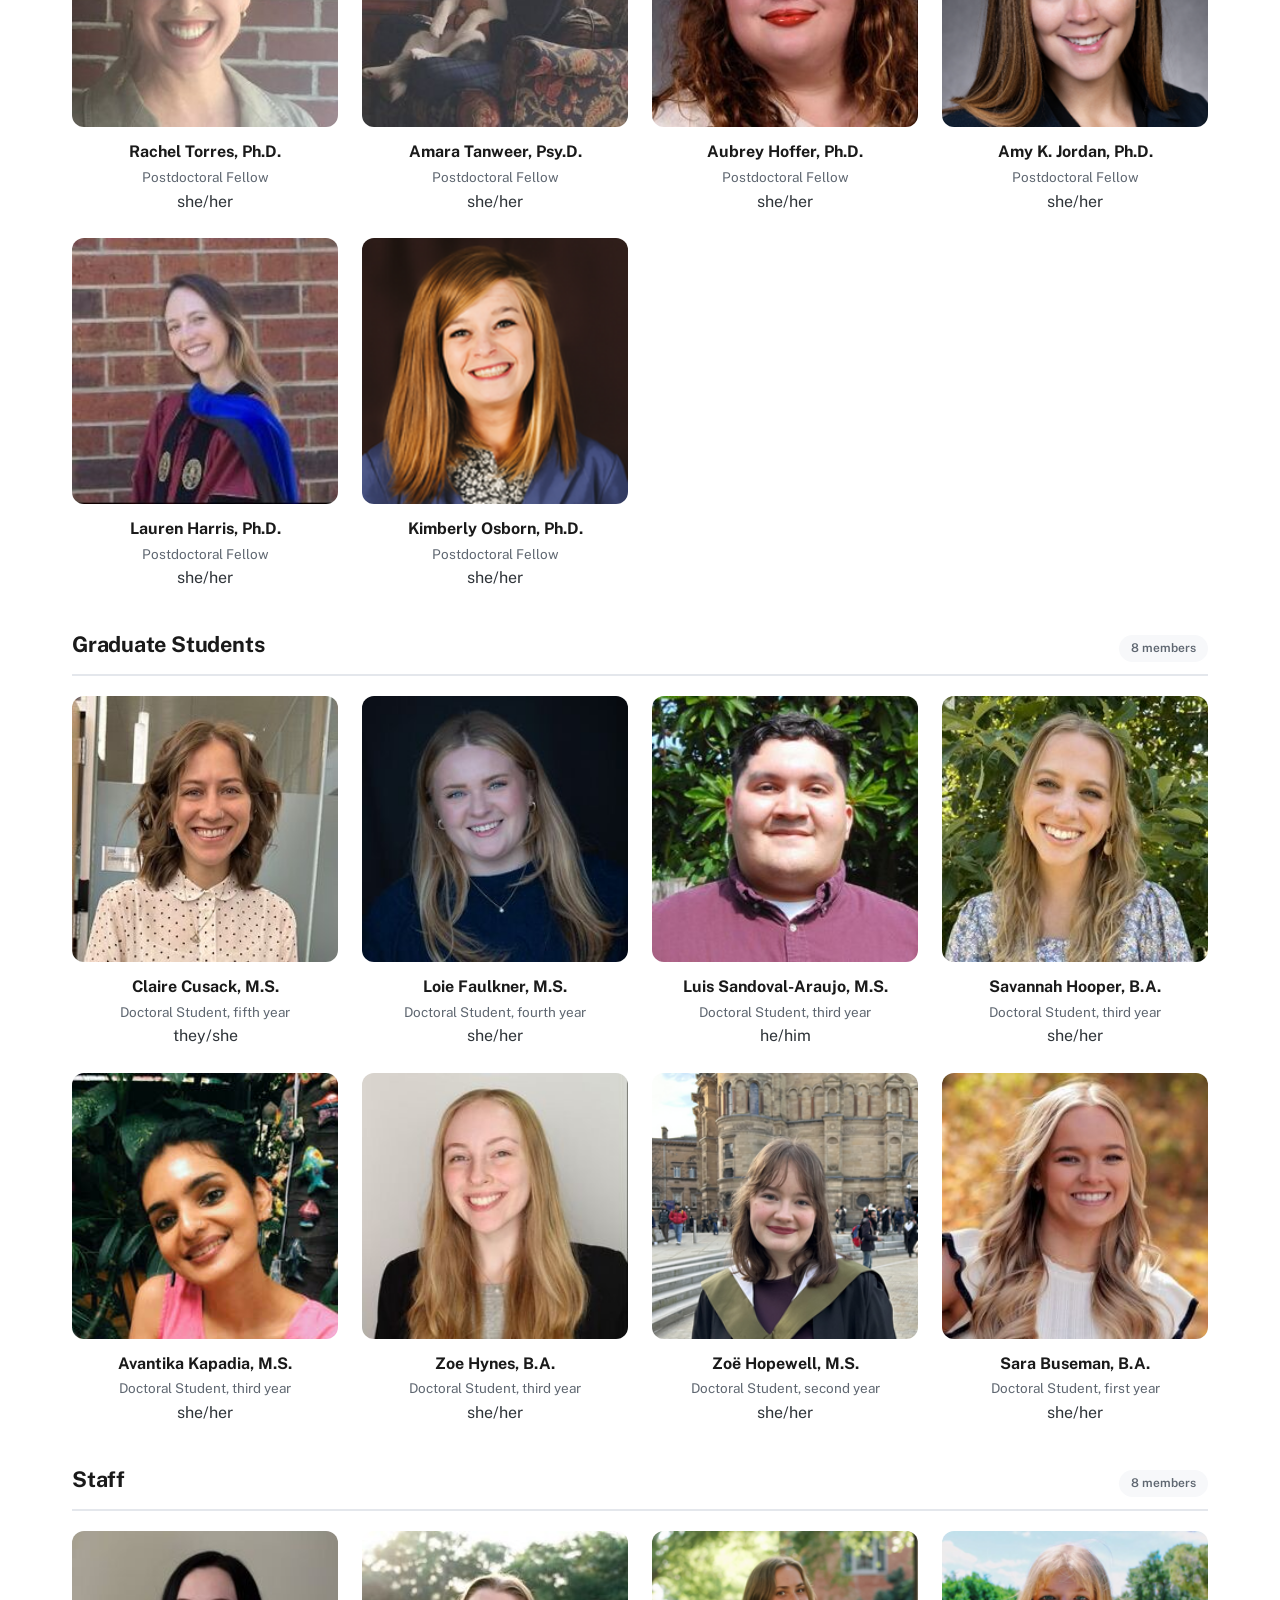
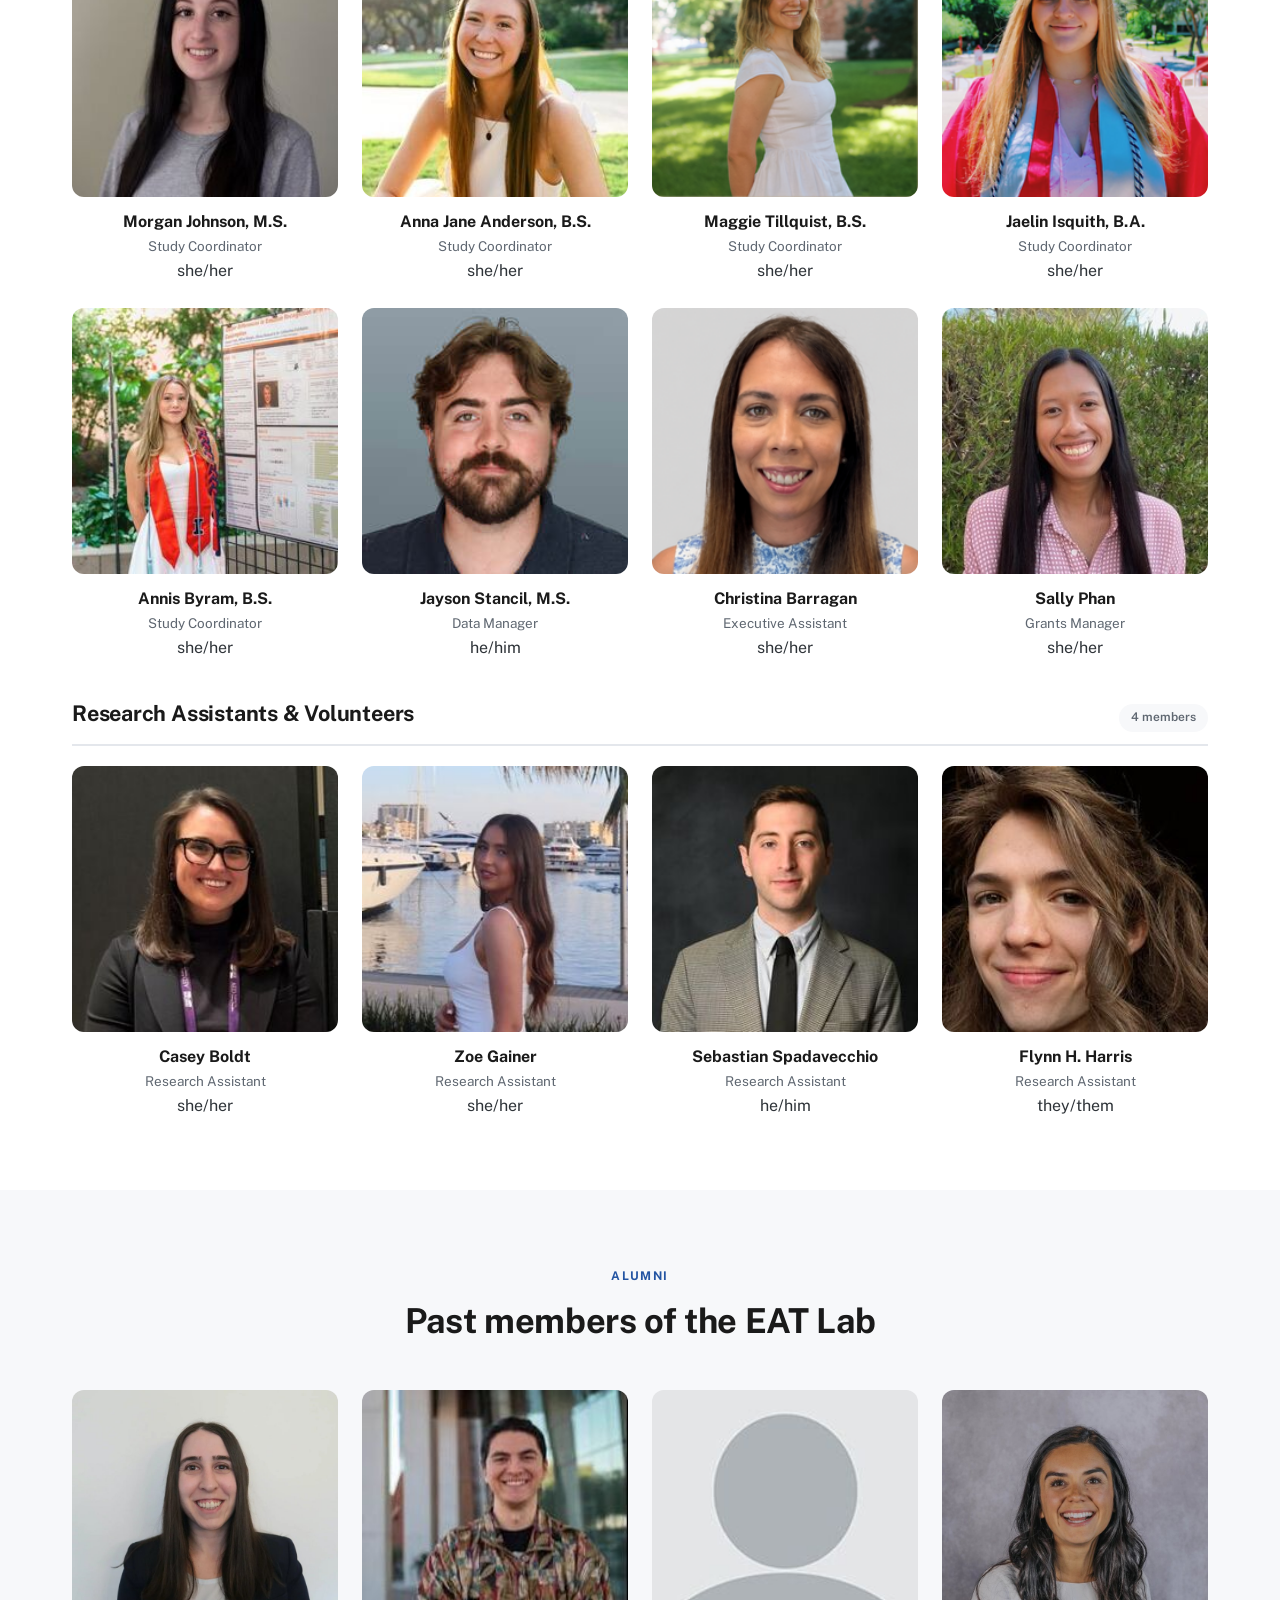
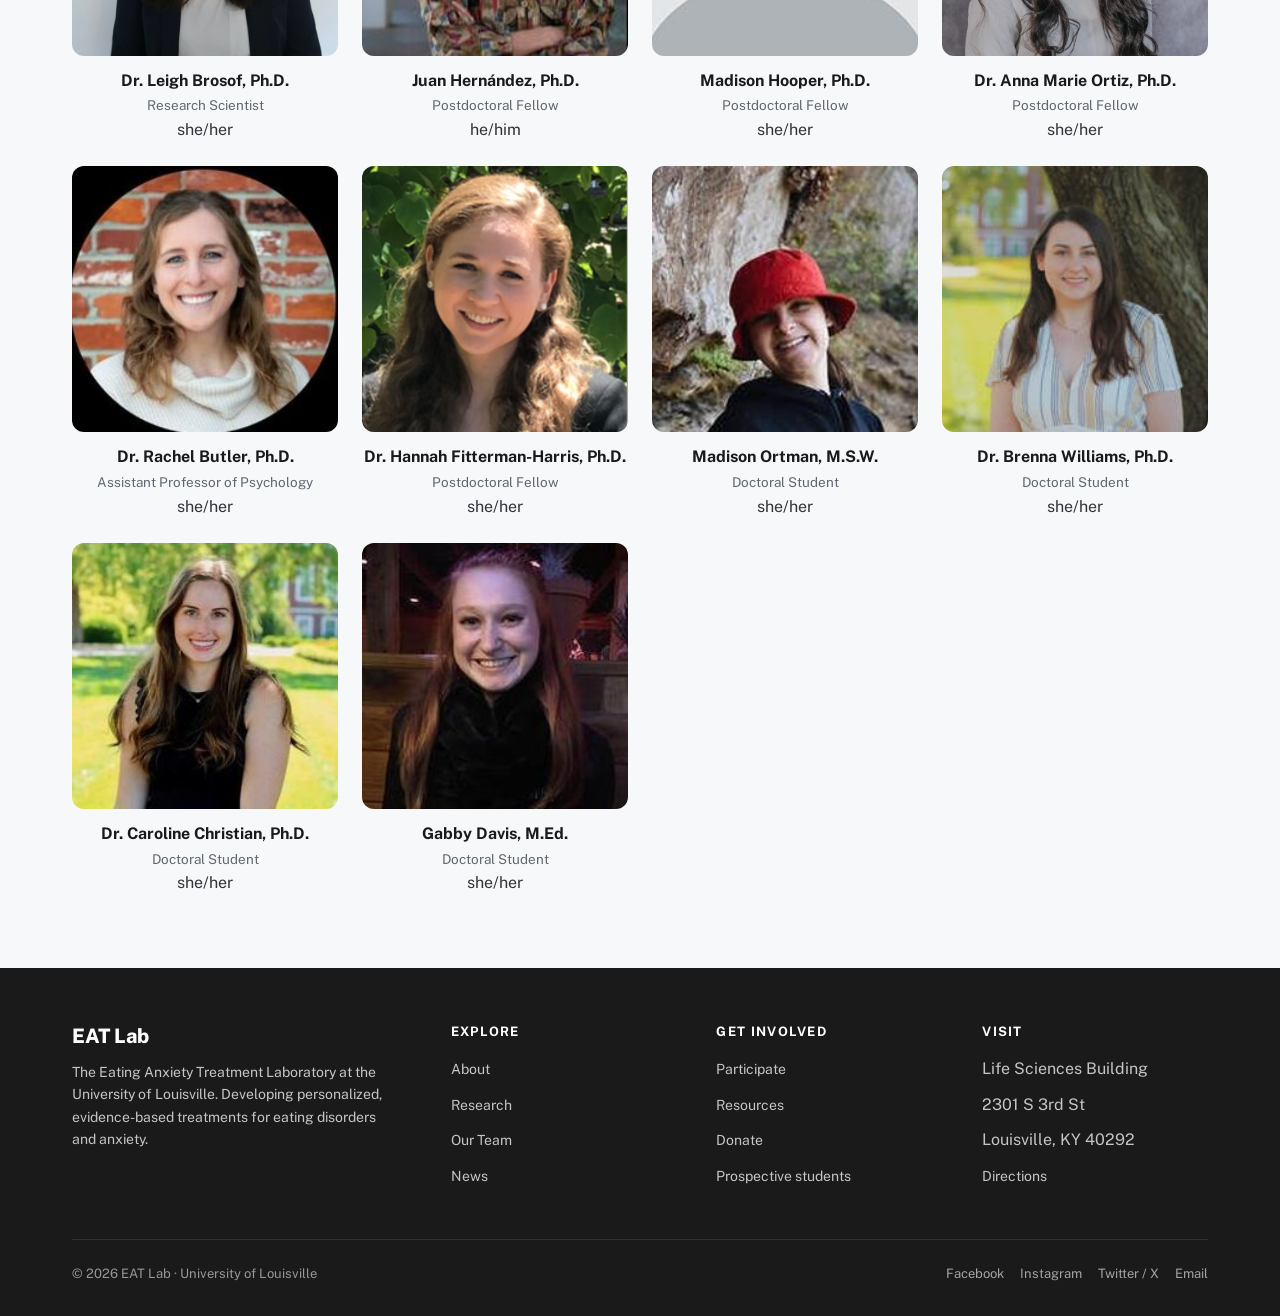
<file: our-team.html>
<!DOCTYPE html>
<html lang="en">
<head>
<meta charset="UTF-8" />
<meta name="viewport" content="width=device-width, initial-scale=1.0" />
<title>Our Team | EAT Lab</title>
<meta name="description" content="Meet the EAT Lab team: clinical psychologists, research staff, graduate students and undergraduate researchers advancing eating disorder science at UofL.">
<link rel="canonical" href="https://www.louisvilleeatlab.com/our-team">

<meta property="og:type" content="website">
<meta property="og:site_name" content="EAT Lab — University of Louisville">
<meta property="og:title" content="Our Team | EAT Lab">
<meta property="og:description" content="Meet the EAT Lab team: clinical psychologists, research staff, graduate students and undergraduate researchers advancing eating disorder science at UofL.">
<meta property="og:image" content="https://www.louisvilleeatlab.com/images/lab-photo.jpg">
<meta property="og:url" content="https://www.louisvilleeatlab.com/our-team">

<link rel="preconnect" href="https://fonts.googleapis.com">
<link rel="preconnect" href="https://fonts.gstatic.com" crossorigin>
<link href="https://fonts.googleapis.com/css2?family=Public+Sans:wght@400;500;600;700;800&display=swap" rel="stylesheet">
<link rel="icon" type="image/x-icon" sizes="32x32" href="/images/favicon.ico">
<link rel="apple-touch-icon" sizes="180x180" href="/images/apple-touch-icon.png">
<meta name="theme-color" content="#2354A2">
<link rel="stylesheet" href="/styles.css">
</head>
<body>

<!-- UofL bar -->
<div class="top-bar">
  <div class="container">
    <div class="top-bar-left">
      <span class="top-bar-uofl">
        <span class="top-bar-cardinal"></span>
        UNIVERSITY OF LOUISVILLE
      </span>
    </div>
    <div class="top-bar-right">
      <a>Department of Psychological &amp; Brain Sciences</a>
      <a>College of Arts &amp; Sciences</a>
    </div>
  </div>
</div>

<!-- Main header -->
<header>
  <div class="container header-inner">
    <a class="brand" href="/">
      <img class="brand-logo" src="/images/logo.png" alt="EAT Lab — Eating Anxiety Treatment Laboratory and Clinic">
      <span class="brand-uofl">College of Arts &amp; Sciences<br>University of Louisville</span>
    </a>
    <nav class="primary">
      <a data-page="home" href="/">About</a>
      <a data-page="research" href="/research-publications">Research</a>
      <a data-page="participate" href="/participate-in-research">Participate</a>
      <a data-page="team" href="/our-team">Our Team</a>
      <a data-page="resources" href="/eating-disorder-resources">Resources</a>
      <a data-page="news" href="/blog">News</a>
      <a class="cta-button" href="/participate-in-research">Join a Study</a>
    </nav>
    <button class="mobile-toggle" onclick="toggleMobile()">
      <span></span><span></span><span></span>
    </button>
  </div>
  <div class="mobile-nav" id="mobileNav">
    <a href="/" onclick="toggleMobile()">About</a>
    <a href="/research-publications" onclick="toggleMobile()">Research</a>
    <a href="/participate-in-research" onclick="toggleMobile()">Participate</a>
    <a href="/our-team" onclick="toggleMobile()">Our Team</a>
    <a href="/eating-disorder-resources" onclick="toggleMobile()">Resources</a>
    <a href="/blog" onclick="toggleMobile()">News</a>
  </div>
</header>

<main>
  <div class="page-header">
    <div class="container">
      <div class="breadcrumb"><a href="/">Home</a> · Our Team</div>
      <h1>Meet Our Team</h1>
      <p>A multidisciplinary group of clinical psychologists, research staff, graduate students, and undergraduate researchers united around eating disorder science.</p>
    </div>
  </div>

  <section>
    <div class="container">

      <div class="director-card">
        <div class="director-photo"><img src="/images/cheri-levinson-team.jpg" alt="Dr. Cheri A. Levinson, Director of the EAT Lab"></div>
        <div class="director-info">
          <span class="director-badge">Director</span>
          <h3>Dr. Cheri A. Levinson, Ph.D.</h3>
          <div class="title">Professor</div>
          <div class="team-pronouns">she/her</div>
        </div>
      </div>

      <div class="team-section-title">
        <h3>Faculty</h3>
        <span class="count">3 members</span>
      </div>
      <div class="team-grid">
        <div class="team-card">
          <div class="team-photo"><img src="/images/team/irina-vanzhula.png" alt="Dr. Irina Vanzhula" loading="lazy"></div>
          <div class="team-name">Dr. Irina Vanzhula, Ph.D.</div>
          <div class="team-role">Assistant Research Professor</div>
          <div class="team-pronouns">she/her</div>
        </div>
        <div class="team-card">
          <div class="team-photo"><img src="/images/team/nicholas-c-peiper.jpeg" alt="Dr. Nicholas C. Peiper" loading="lazy"></div>
          <div class="team-name">Dr. Nicholas C. Peiper, Ph.D., MPH</div>
          <div class="team-role">Professor of Epidemiology &amp; Population Health</div>
          <div class="team-pronouns">he/him</div>
        </div>
        <div class="team-card">
          <div class="team-photo"><img src="/images/team/brittany-ozane.png" alt="Dr. Brittany Ozane" loading="lazy"></div>
          <div class="team-name">Dr. Brittany Ozane, Ph.D.</div>
          <div class="team-role">Research Scientist</div>
          <div class="team-pronouns">she/her</div>
        </div>
      </div>

      <div class="team-section-title">
        <h3>Postdoctoral Fellows</h3>
        <span class="count">6 members</span>
      </div>
      <div class="team-grid">
        <div class="team-card">
          <div class="team-photo"><img src="/images/team/rachel-torres.jpg" alt="Rachel Torres" loading="lazy"></div>
          <div class="team-name">Rachel Torres, Ph.D.</div>
          <div class="team-role">Postdoctoral Fellow</div>
          <div class="team-pronouns">she/her</div>
        </div>
        <div class="team-card">
          <div class="team-photo"><img src="/images/team/amara-tanweer.jpg" alt="Amara Tanweer" loading="lazy"></div>
          <div class="team-name">Amara Tanweer, Psy.D.</div>
          <div class="team-role">Postdoctoral Fellow</div>
          <div class="team-pronouns">she/her</div>
        </div>
        <div class="team-card">
          <div class="team-photo"><img src="/images/team/aubrey-hoffer.jpg" alt="Aubrey Hoffer" loading="lazy"></div>
          <div class="team-name">Aubrey Hoffer, Ph.D.</div>
          <div class="team-role">Postdoctoral Fellow</div>
          <div class="team-pronouns">she/her</div>
        </div>
        <div class="team-card">
          <div class="team-photo"><img src="/images/team/amy-k-jordan.png" alt="Amy K. Jordan" loading="lazy"></div>
          <div class="team-name">Amy K. Jordan, Ph.D.</div>
          <div class="team-role">Postdoctoral Fellow</div>
          <div class="team-pronouns">she/her</div>
        </div>
        <div class="team-card">
          <div class="team-photo"><img src="/images/team/lauren-harris.jpg" alt="Lauren Harris" loading="lazy"></div>
          <div class="team-name">Lauren Harris, Ph.D.</div>
          <div class="team-role">Postdoctoral Fellow</div>
          <div class="team-pronouns">she/her</div>
        </div>
        <div class="team-card">
          <div class="team-photo"><img src="/images/team/kimberly-osborn.png" alt="Kimberly Osborn" loading="lazy"></div>
          <div class="team-name">Kimberly Osborn, Ph.D.</div>
          <div class="team-role">Postdoctoral Fellow</div>
          <div class="team-pronouns">she/her</div>
        </div>
      </div>

      <div class="team-section-title">
        <h3>Graduate Students</h3>
        <span class="count">8 members</span>
      </div>
      <div class="team-grid">
        <div class="team-card">
          <div class="team-photo"><img src="/images/team/claire-cusack.jpg" alt="Claire Cusack" loading="lazy"></div>
          <div class="team-name">Claire Cusack, M.S.</div>
          <div class="team-role">Doctoral Student, fifth year</div>
          <div class="team-pronouns">they/she</div>
        </div>
        <div class="team-card">
          <div class="team-photo"><img src="/images/team/loie-faulkner.jpg" alt="Loie Faulkner" loading="lazy"></div>
          <div class="team-name">Loie Faulkner, M.S.</div>
          <div class="team-role">Doctoral Student, fourth year</div>
          <div class="team-pronouns">she/her</div>
        </div>
        <div class="team-card">
          <div class="team-photo"><img src="/images/team/luis-sandoval-araujo.jpg" alt="Luis Sandoval-Araujo" loading="lazy"></div>
          <div class="team-name">Luis Sandoval-Araujo, M.S.</div>
          <div class="team-role">Doctoral Student, third year</div>
          <div class="team-pronouns">he/him</div>
        </div>
        <div class="team-card">
          <div class="team-photo"><img src="/images/team/savannah-hooper.jpg" alt="Savannah Hooper" loading="lazy"></div>
          <div class="team-name">Savannah Hooper, B.A.</div>
          <div class="team-role">Doctoral Student, third year</div>
          <div class="team-pronouns">she/her</div>
        </div>
        <div class="team-card">
          <div class="team-photo"><img src="/images/team/avantika-kapadia.jpg" alt="Avantika Kapadia" loading="lazy"></div>
          <div class="team-name">Avantika Kapadia, M.S.</div>
          <div class="team-role">Doctoral Student, third year</div>
          <div class="team-pronouns">she/her</div>
        </div>
        <div class="team-card">
          <div class="team-photo"><img src="/images/team/zoe-hynes.jpeg" alt="Zoe Hynes" loading="lazy"></div>
          <div class="team-name">Zoe Hynes, B.A.</div>
          <div class="team-role">Doctoral Student, third year</div>
          <div class="team-pronouns">she/her</div>
        </div>
        <div class="team-card">
          <div class="team-photo"><img src="/images/team/zoe-hopewell.png" alt="Zoë Hopewell" loading="lazy"></div>
          <div class="team-name">Zoë Hopewell, M.S.</div>
          <div class="team-role">Doctoral Student, second year</div>
          <div class="team-pronouns">she/her</div>
        </div>
        <div class="team-card">
          <div class="team-photo"><img src="/images/team/sara-buseman.jpg" alt="Sara Buseman" loading="lazy"></div>
          <div class="team-name">Sara Buseman, B.A.</div>
          <div class="team-role">Doctoral Student, first year</div>
          <div class="team-pronouns">she/her</div>
        </div>
      </div>

      <div class="team-section-title">
        <h3>Staff</h3>
        <span class="count">8 members</span>
      </div>
      <div class="team-grid">
        <div class="team-card">
          <div class="team-photo"><img src="/images/team/morgan-johnson.jpg" alt="Morgan Johnson" loading="lazy"></div>
          <div class="team-name">Morgan Johnson, M.S.</div>
          <div class="team-role">Study Coordinator</div>
          <div class="team-pronouns">she/her</div>
        </div>
        <div class="team-card">
          <div class="team-photo"><img src="/images/team/anna-jane-anderson.jpg" alt="Anna Jane Anderson" loading="lazy"></div>
          <div class="team-name">Anna Jane Anderson, B.S.</div>
          <div class="team-role">Study Coordinator</div>
          <div class="team-pronouns">she/her</div>
        </div>
        <div class="team-card">
          <div class="team-photo"><img src="/images/team/maggie-tillquist.png" alt="Maggie Tillquist" loading="lazy"></div>
          <div class="team-name">Maggie Tillquist, B.S.</div>
          <div class="team-role">Study Coordinator</div>
          <div class="team-pronouns">she/her</div>
        </div>
        <div class="team-card">
          <div class="team-photo"><img src="/images/team/jaelin-isquith.png" alt="Jaelin Isquith" loading="lazy"></div>
          <div class="team-name">Jaelin Isquith, B.A.</div>
          <div class="team-role">Study Coordinator</div>
          <div class="team-pronouns">she/her</div>
        </div>
        <div class="team-card">
          <div class="team-photo"><img src="/images/team/annis-byram.jpg" alt="Annis Byram" loading="lazy"></div>
          <div class="team-name">Annis Byram, B.S.</div>
          <div class="team-role">Study Coordinator</div>
          <div class="team-pronouns">she/her</div>
        </div>
        <div class="team-card">
          <div class="team-photo"><img src="/images/team/jayson-stancil.jpg" alt="Jayson Stancil" loading="lazy"></div>
          <div class="team-name">Jayson Stancil, M.S.</div>
          <div class="team-role">Data Manager</div>
          <div class="team-pronouns">he/him</div>
        </div>
        <div class="team-card">
          <div class="team-photo"><img src="/images/team/christina-barragan.png" alt="Christina Barragan" loading="lazy"></div>
          <div class="team-name">Christina Barragan</div>
          <div class="team-role">Executive Assistant</div>
          <div class="team-pronouns">she/her</div>
        </div>
        <div class="team-card">
          <div class="team-photo"><img src="/images/team/sally-phan.jpg" alt="Sally Phan" loading="lazy"></div>
          <div class="team-name">Sally Phan</div>
          <div class="team-role">Grants Manager</div>
          <div class="team-pronouns">she/her</div>
        </div>
      </div>

      <div class="team-section-title">
        <h3>Research Assistants &amp; Volunteers</h3>
        <span class="count">4 members</span>
      </div>
      <div class="team-grid">
        <div class="team-card">
          <div class="team-photo"><img src="/images/team/casey-boldt.jpg" alt="Casey Boldt" loading="lazy"></div>
          <div class="team-name">Casey Boldt</div>
          <div class="team-role">Research Assistant</div>
          <div class="team-pronouns">she/her</div>
        </div>
        <div class="team-card">
          <div class="team-photo"><img src="/images/team/zoe-gainer.jpeg" alt="Zoe Gainer" loading="lazy"></div>
          <div class="team-name">Zoe Gainer</div>
          <div class="team-role">Research Assistant</div>
          <div class="team-pronouns">she/her</div>
        </div>
        <div class="team-card">
          <div class="team-photo"><img src="/images/team/sebastian-spadavecchio.jpg" alt="Sebastian Spadavecchio" loading="lazy"></div>
          <div class="team-name">Sebastian Spadavecchio</div>
          <div class="team-role">Research Assistant</div>
          <div class="team-pronouns">he/him</div>
        </div>
        <div class="team-card">
          <div class="team-photo"><img src="/images/team/flynn-h-harris.jpeg" alt="Flynn H. Harris" loading="lazy"></div>
          <div class="team-name">Flynn H. Harris</div>
          <div class="team-role">Research Assistant</div>
          <div class="team-pronouns">they/them</div>
        </div>
      </div>

    </div>
  </section>

  <section style="background: var(--off);">
    <div class="container">
      <div class="section-header">
        <span class="section-tag">Alumni</span>
        <h2>Past members of the EAT Lab</h2>
      </div>
      <div class="team-grid">
        <div class="team-card">
          <div class="team-photo"><img src="/images/team/leigh-brosof.jpg" alt="Dr. Leigh Brosof" loading="lazy"></div>
          <div class="team-name">Dr. Leigh Brosof, Ph.D.</div>
          <div class="team-role">Research Scientist</div>
          <div class="team-pronouns">she/her</div>
        </div>
        <div class="team-card">
          <div class="team-photo"><img src="/images/team/juan-hernandez.jpg" alt="Juan Hernández" loading="lazy"></div>
          <div class="team-name">Juan Hernández, Ph.D.</div>
          <div class="team-role">Postdoctoral Fellow</div>
          <div class="team-pronouns">he/him</div>
        </div>
        <div class="team-card">
          <div class="team-photo"><img src="/images/team/madison-hooper.jpg" alt="Madison Hooper" loading="lazy"></div>
          <div class="team-name">Madison Hooper, Ph.D.</div>
          <div class="team-role">Postdoctoral Fellow</div>
          <div class="team-pronouns">she/her</div>
        </div>
        <div class="team-card">
          <div class="team-photo"><img src="/images/team/anna-marie-ortiz.jpg" alt="Dr. Anna Marie Ortiz" loading="lazy"></div>
          <div class="team-name">Dr. Anna Marie Ortiz, Ph.D.</div>
          <div class="team-role">Postdoctoral Fellow</div>
          <div class="team-pronouns">she/her</div>
        </div>
        <div class="team-card">
          <div class="team-photo"><img src="/images/team/rachel-butler.jpeg" alt="Dr. Rachel Butler" loading="lazy"></div>
          <div class="team-name">Dr. Rachel Butler, Ph.D.</div>
          <div class="team-role">Assistant Professor of Psychology</div>
          <div class="team-pronouns">she/her</div>
        </div>
        <div class="team-card">
          <div class="team-photo"><img src="/images/team/hannah-fitterman-harris.png" alt="Dr. Hannah Fitterman-Harris" loading="lazy"></div>
          <div class="team-name">Dr. Hannah Fitterman-Harris, Ph.D.</div>
          <div class="team-role">Postdoctoral Fellow</div>
          <div class="team-pronouns">she/her</div>
        </div>
        <div class="team-card">
          <div class="team-photo"><img src="/images/team/madison-ortman.jpg" alt="Madison Ortman" loading="lazy"></div>
          <div class="team-name">Madison Ortman, M.S.W.</div>
          <div class="team-role">Doctoral Student</div>
          <div class="team-pronouns">she/her</div>
        </div>
        <div class="team-card">
          <div class="team-photo"><img src="/images/team/brenna-williams.jpg" alt="Dr. Brenna Williams" loading="lazy"></div>
          <div class="team-name">Dr. Brenna Williams, Ph.D.</div>
          <div class="team-role">Doctoral Student</div>
          <div class="team-pronouns">she/her</div>
        </div>
        <div class="team-card">
          <div class="team-photo"><img src="/images/team/caroline-christian.jpg" alt="Dr. Caroline Christian" loading="lazy"></div>
          <div class="team-name">Dr. Caroline Christian, Ph.D.</div>
          <div class="team-role">Doctoral Student</div>
          <div class="team-pronouns">she/her</div>
        </div>
        <div class="team-card">
          <div class="team-photo"><img src="/images/team/gabby-davis.jpeg" alt="Gabby Davis" loading="lazy"></div>
          <div class="team-name">Gabby Davis, M.Ed.</div>
          <div class="team-role">Doctoral Student</div>
          <div class="team-pronouns">she/her</div>
        </div>
      </div>

    </div>
  </section>
</main>

<footer>
  <div class="container">
    <div class="footer-grid">
      <div class="footer-brand">
        <h4>EAT Lab</h4>
        <p>The Eating Anxiety Treatment Laboratory at the University of Louisville. Developing personalized, evidence-based treatments for eating disorders and anxiety.</p>
      </div>
      <div class="footer-col">
        <h5>Explore</h5>
        <ul>
          <li><a href="/">About</a></li>
          <li><a href="/research-publications">Research</a></li>
          <li><a href="/our-team">Our Team</a></li>
          <li><a href="/blog">News</a></li>
        </ul>
      </div>
      <div class="footer-col">
        <h5>Get involved</h5>
        <ul>
          <li><a href="/participate-in-research">Participate</a></li>
          <li><a href="/eating-disorder-resources">Resources</a></li>
          <li><a>Donate</a></li>
          <li><a>Prospective students</a></li>
        </ul>
      </div>
      <div class="footer-col">
        <h5>Visit</h5>
        <ul>
          <li>Life Sciences Building</li>
          <li>2301 S 3rd St</li>
          <li>Louisville, KY 40292</li>
          <li><a>Directions</a></li>
        </ul>
      </div>
    </div>
    <div class="footer-bottom">
      <div>© 2026 EAT Lab · University of Louisville</div>
      <div class="footer-social">
        <a>Facebook</a>
        <a>Instagram</a>
        <a>Twitter / X</a>
        <a>Email</a>
      </div>
    </div>
  </div>
</footer>

<script>
// Mobile nav toggle (unrelated to page switching — kept from the SPA).
function toggleMobile() {
  document.getElementById('mobileNav').classList.toggle('open');
}

// Current-page nav indication. Identical on every page — safe to find-and-replace.
(function () {
  var path = window.location.pathname.replace(/\.html$/, '').replace(/\/index$/, '/');
  if (path.length > 1) path = path.replace(/\/$/, '');
  if (!path) path = '/';
  var links = document.querySelectorAll('nav.primary a:not(.cta-button), .mobile-nav a');
  Array.prototype.forEach.call(links, function (a) {
    var href = (a.getAttribute('href') || '').replace(/\.html$/, '');
    if (href === path) {
      a.classList.add('active');
      a.setAttribute('aria-current', 'page');
    }
  });
})();
</script>

</body>
</html>
</file>
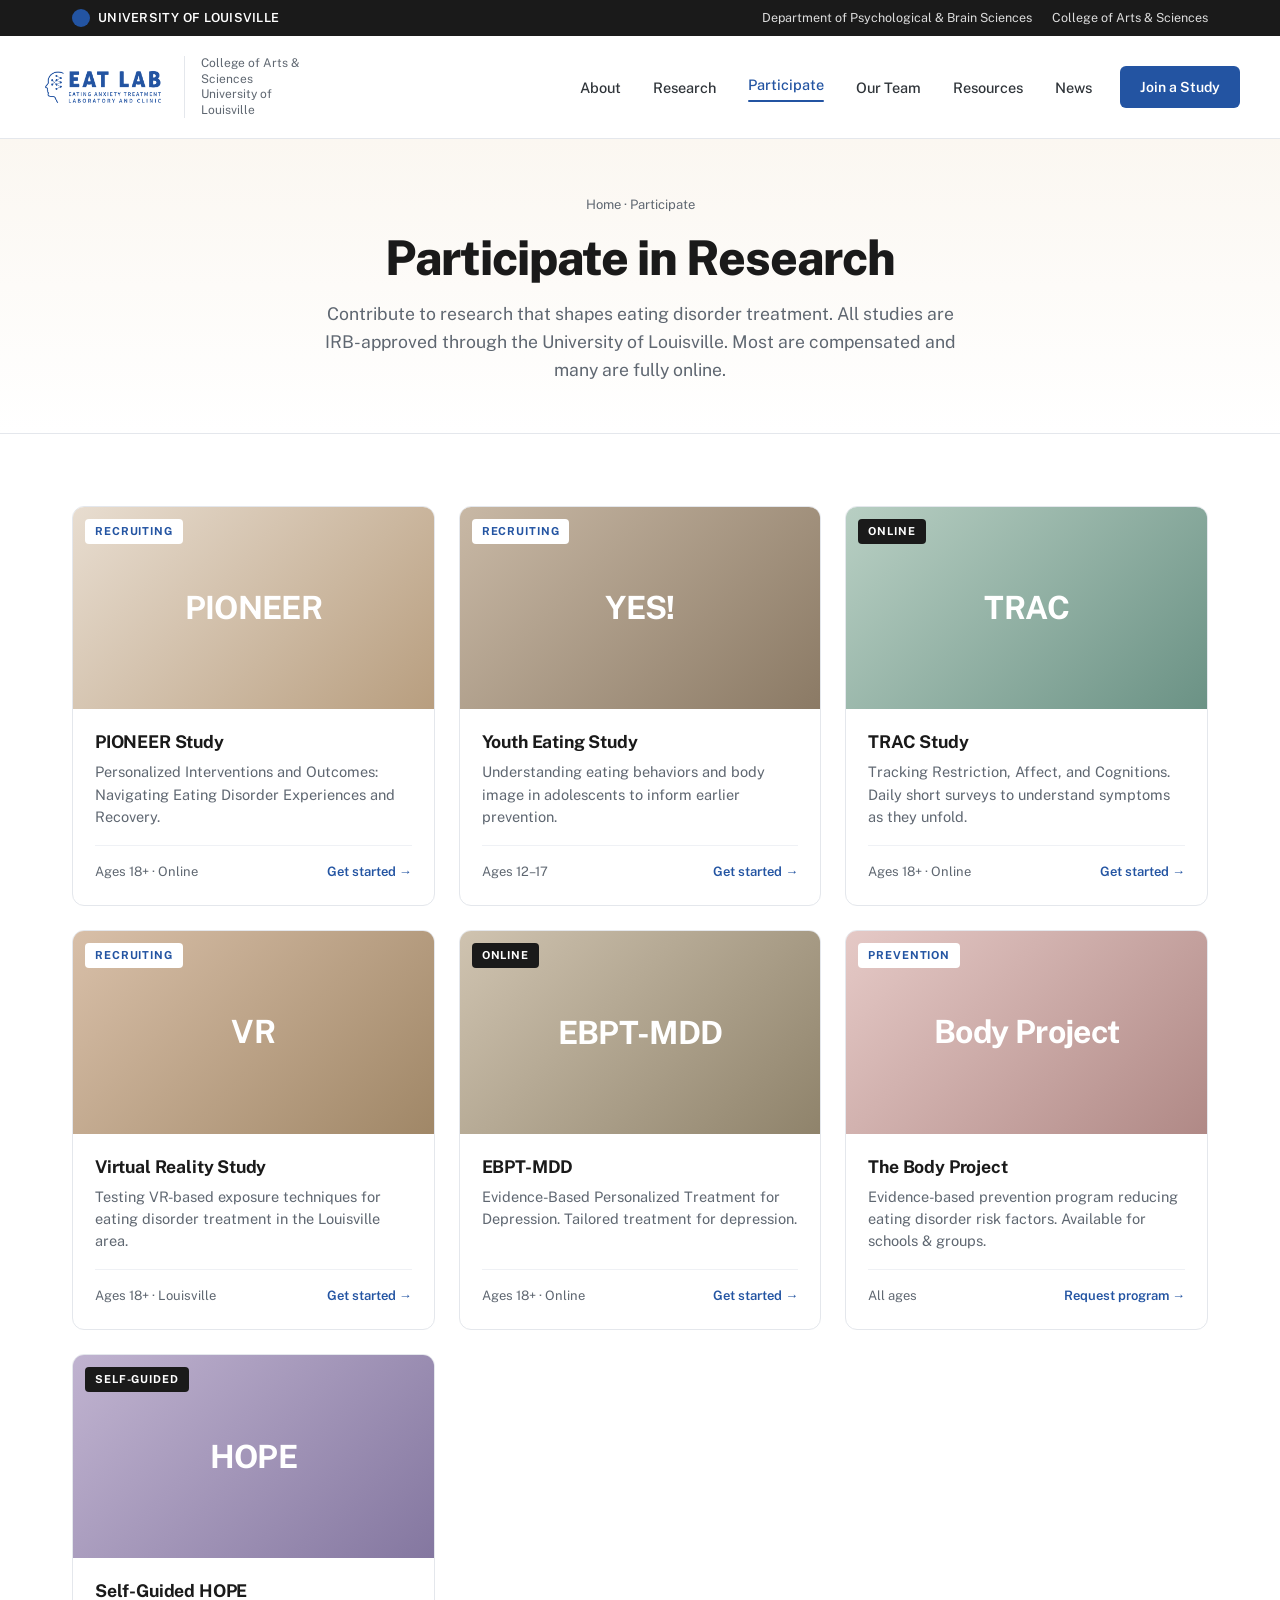
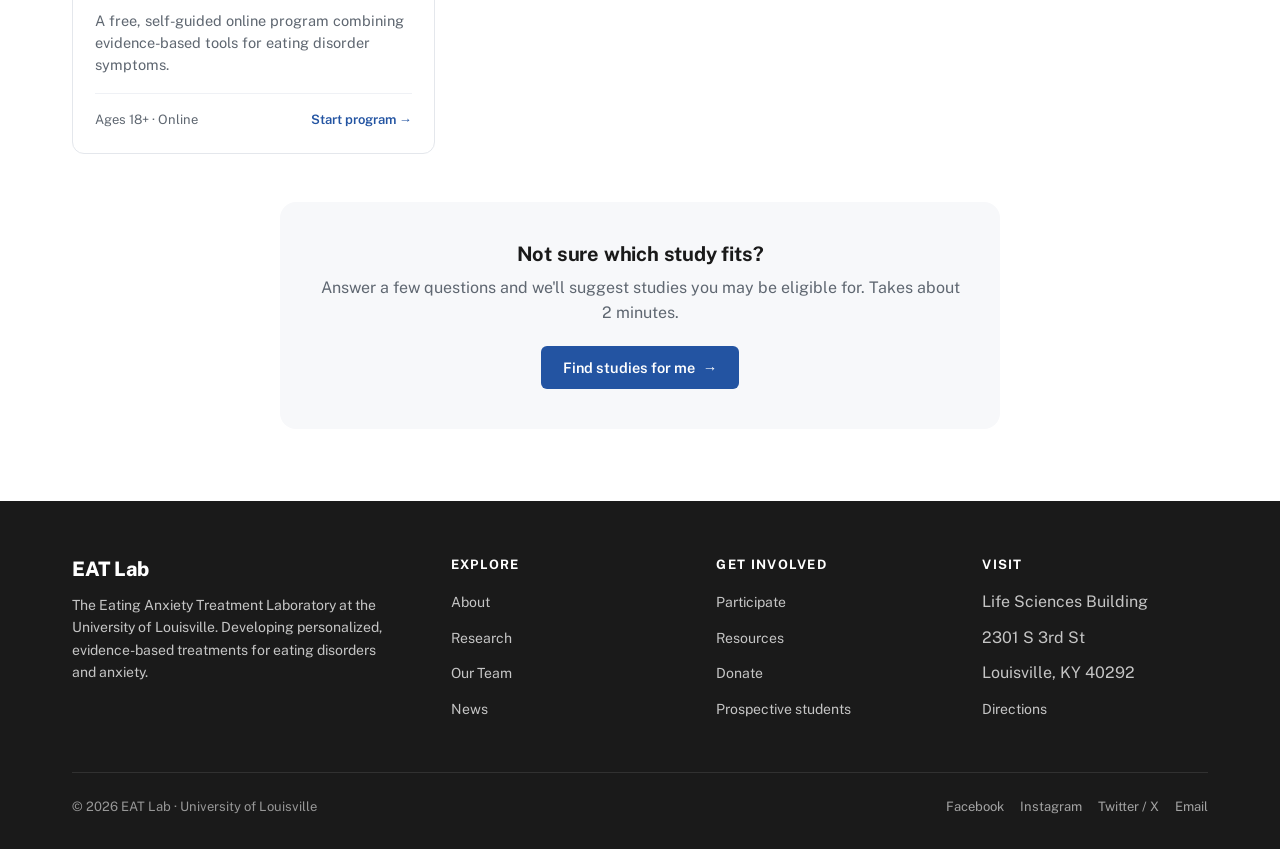
<file: participate-in-research.html>
<!DOCTYPE html>
<html lang="en">
<head>
<meta charset="UTF-8" />
<meta name="viewport" content="width=device-width, initial-scale=1.0" />
<title>Participate in Research | EAT Lab</title>
<meta name="description" content="Join an IRB-approved eating disorder study at the University of Louisville. Most are compensated and many are fully online. See which are recruiting now.">
<link rel="canonical" href="https://www.louisvilleeatlab.com/participate-in-research">

<meta property="og:type" content="website">
<meta property="og:site_name" content="EAT Lab — University of Louisville">
<meta property="og:title" content="Participate in Research | EAT Lab">
<meta property="og:description" content="Join an IRB-approved eating disorder study at the University of Louisville. Most are compensated and many are fully online. See which are recruiting now.">
<meta property="og:image" content="https://www.louisvilleeatlab.com/images/lab-photo.jpg">
<meta property="og:url" content="https://www.louisvilleeatlab.com/participate-in-research">

<link rel="preconnect" href="https://fonts.googleapis.com">
<link rel="preconnect" href="https://fonts.gstatic.com" crossorigin>
<link href="https://fonts.googleapis.com/css2?family=Public+Sans:wght@400;500;600;700;800&display=swap" rel="stylesheet">
<link rel="icon" type="image/x-icon" sizes="32x32" href="/images/favicon.ico">
<link rel="apple-touch-icon" sizes="180x180" href="/images/apple-touch-icon.png">
<meta name="theme-color" content="#2354A2">
<link rel="stylesheet" href="/styles.css">
</head>
<body>

<!-- UofL bar -->
<div class="top-bar">
  <div class="container">
    <div class="top-bar-left">
      <span class="top-bar-uofl">
        <span class="top-bar-cardinal"></span>
        UNIVERSITY OF LOUISVILLE
      </span>
    </div>
    <div class="top-bar-right">
      <a>Department of Psychological &amp; Brain Sciences</a>
      <a>College of Arts &amp; Sciences</a>
    </div>
  </div>
</div>

<!-- Main header -->
<header>
  <div class="container header-inner">
    <a class="brand" href="/">
      <img class="brand-logo" src="/images/logo.png" alt="EAT Lab — Eating Anxiety Treatment Laboratory and Clinic">
      <span class="brand-uofl">College of Arts &amp; Sciences<br>University of Louisville</span>
    </a>
    <nav class="primary">
      <a data-page="home" href="/">About</a>
      <a data-page="research" href="/research-publications">Research</a>
      <a data-page="participate" href="/participate-in-research">Participate</a>
      <a data-page="team" href="/our-team">Our Team</a>
      <a data-page="resources" href="/eating-disorder-resources">Resources</a>
      <a data-page="news" href="/blog">News</a>
      <a class="cta-button" href="/participate-in-research">Join a Study</a>
    </nav>
    <button class="mobile-toggle" onclick="toggleMobile()">
      <span></span><span></span><span></span>
    </button>
  </div>
  <div class="mobile-nav" id="mobileNav">
    <a href="/" onclick="toggleMobile()">About</a>
    <a href="/research-publications" onclick="toggleMobile()">Research</a>
    <a href="/participate-in-research" onclick="toggleMobile()">Participate</a>
    <a href="/our-team" onclick="toggleMobile()">Our Team</a>
    <a href="/eating-disorder-resources" onclick="toggleMobile()">Resources</a>
    <a href="/blog" onclick="toggleMobile()">News</a>
  </div>
</header>

<main>
  <div class="page-header">
    <div class="container">
      <div class="breadcrumb"><a href="/">Home</a> · Participate</div>
      <h1>Participate in Research</h1>
      <p>Contribute to research that shapes eating disorder treatment. All studies are IRB-approved through the University of Louisville. Most are compensated and many are fully online.</p>
    </div>
  </div>

  <section>
    <div class="container">
      <div class="studies-grid">
        <div class="study-card">
          <div class="study-image">
            <span class="study-status">Recruiting</span>
            PIONEER
          </div>
          <div class="study-body">
            <h4>PIONEER Study</h4>
            <p>Personalized Interventions and Outcomes: Navigating Eating Disorder Experiences and Recovery.</p>
            <div class="study-meta"><span class="study-meta-info">Ages 18+ · Online</span><span class="study-meta-link">Get started <span class="arrow">→</span></span></div>
          </div>
        </div>
        <div class="study-card">
          <div class="study-image i2">
            <span class="study-status">Recruiting</span>
            YES!
          </div>
          <div class="study-body">
            <h4>Youth Eating Study</h4>
            <p>Understanding eating behaviors and body image in adolescents to inform earlier prevention.</p>
            <div class="study-meta"><span class="study-meta-info">Ages 12–17</span><span class="study-meta-link">Get started <span class="arrow">→</span></span></div>
          </div>
        </div>
        <div class="study-card">
          <div class="study-image i3">
            <span class="study-status online">Online</span>
            TRAC
          </div>
          <div class="study-body">
            <h4>TRAC Study</h4>
            <p>Tracking Restriction, Affect, and Cognitions. Daily short surveys to understand symptoms as they unfold.</p>
            <div class="study-meta"><span class="study-meta-info">Ages 18+ · Online</span><span class="study-meta-link">Get started <span class="arrow">→</span></span></div>
          </div>
        </div>
        <div class="study-card">
          <div class="study-image i4">
            <span class="study-status">Recruiting</span>
            VR
          </div>
          <div class="study-body">
            <h4>Virtual Reality Study</h4>
            <p>Testing VR-based exposure techniques for eating disorder treatment in the Louisville area.</p>
            <div class="study-meta"><span class="study-meta-info">Ages 18+ · Louisville</span><span class="study-meta-link">Get started <span class="arrow">→</span></span></div>
          </div>
        </div>
        <div class="study-card">
          <div class="study-image i5">
            <span class="study-status online">Online</span>
            EBPT-MDD
          </div>
          <div class="study-body">
            <h4>EBPT-MDD</h4>
            <p>Evidence-Based Personalized Treatment for Depression. Tailored treatment for depression.</p>
            <div class="study-meta"><span class="study-meta-info">Ages 18+ · Online</span><span class="study-meta-link">Get started <span class="arrow">→</span></span></div>
          </div>
        </div>
        <div class="study-card">
          <div class="study-image i6">
            <span class="study-status">Prevention</span>
            Body Project
          </div>
          <div class="study-body">
            <h4>The Body Project</h4>
            <p>Evidence-based prevention program reducing eating disorder risk factors. Available for schools &amp; groups.</p>
            <div class="study-meta"><span class="study-meta-info">All ages</span><span class="study-meta-link">Request program <span class="arrow">→</span></span></div>
          </div>
        </div>
        <div class="study-card">
          <div class="study-image i7">
            <span class="study-status online">Self-guided</span>
            HOPE
          </div>
          <div class="study-body">
            <h4>Self-Guided HOPE</h4>
            <p>A free, self-guided online program combining evidence-based tools for eating disorder symptoms.</p>
            <div class="study-meta"><span class="study-meta-info">Ages 18+ · Online</span><span class="study-meta-link">Start program <span class="arrow">→</span></span></div>
          </div>
        </div>
      </div>

      <div class="helper-band">
        <h3>Not sure which study fits?</h3>
        <p>Answer a few questions and we'll suggest studies you may be eligible for. Takes about 2 minutes.</p>
        <button class="btn btn-primary">Find studies for me <span class="arrow">→</span></button>
      </div>
    </div>
  </section>
</main>

<footer>
  <div class="container">
    <div class="footer-grid">
      <div class="footer-brand">
        <h4>EAT Lab</h4>
        <p>The Eating Anxiety Treatment Laboratory at the University of Louisville. Developing personalized, evidence-based treatments for eating disorders and anxiety.</p>
      </div>
      <div class="footer-col">
        <h5>Explore</h5>
        <ul>
          <li><a href="/">About</a></li>
          <li><a href="/research-publications">Research</a></li>
          <li><a href="/our-team">Our Team</a></li>
          <li><a href="/blog">News</a></li>
        </ul>
      </div>
      <div class="footer-col">
        <h5>Get involved</h5>
        <ul>
          <li><a href="/participate-in-research">Participate</a></li>
          <li><a href="/eating-disorder-resources">Resources</a></li>
          <li><a>Donate</a></li>
          <li><a>Prospective students</a></li>
        </ul>
      </div>
      <div class="footer-col">
        <h5>Visit</h5>
        <ul>
          <li>Life Sciences Building</li>
          <li>2301 S 3rd St</li>
          <li>Louisville, KY 40292</li>
          <li><a>Directions</a></li>
        </ul>
      </div>
    </div>
    <div class="footer-bottom">
      <div>© 2026 EAT Lab · University of Louisville</div>
      <div class="footer-social">
        <a>Facebook</a>
        <a>Instagram</a>
        <a>Twitter / X</a>
        <a>Email</a>
      </div>
    </div>
  </div>
</footer>

<script>
// Mobile nav toggle (unrelated to page switching — kept from the SPA).
function toggleMobile() {
  document.getElementById('mobileNav').classList.toggle('open');
}

// Current-page nav indication. Identical on every page — safe to find-and-replace.
(function () {
  var path = window.location.pathname.replace(/\.html$/, '').replace(/\/index$/, '/');
  if (path.length > 1) path = path.replace(/\/$/, '');
  if (!path) path = '/';
  var links = document.querySelectorAll('nav.primary a:not(.cta-button), .mobile-nav a');
  Array.prototype.forEach.call(links, function (a) {
    var href = (a.getAttribute('href') || '').replace(/\.html$/, '');
    if (href === path) {
      a.classList.add('active');
      a.setAttribute('aria-current', 'page');
    }
  });
})();
</script>

</body>
</html>
</file>
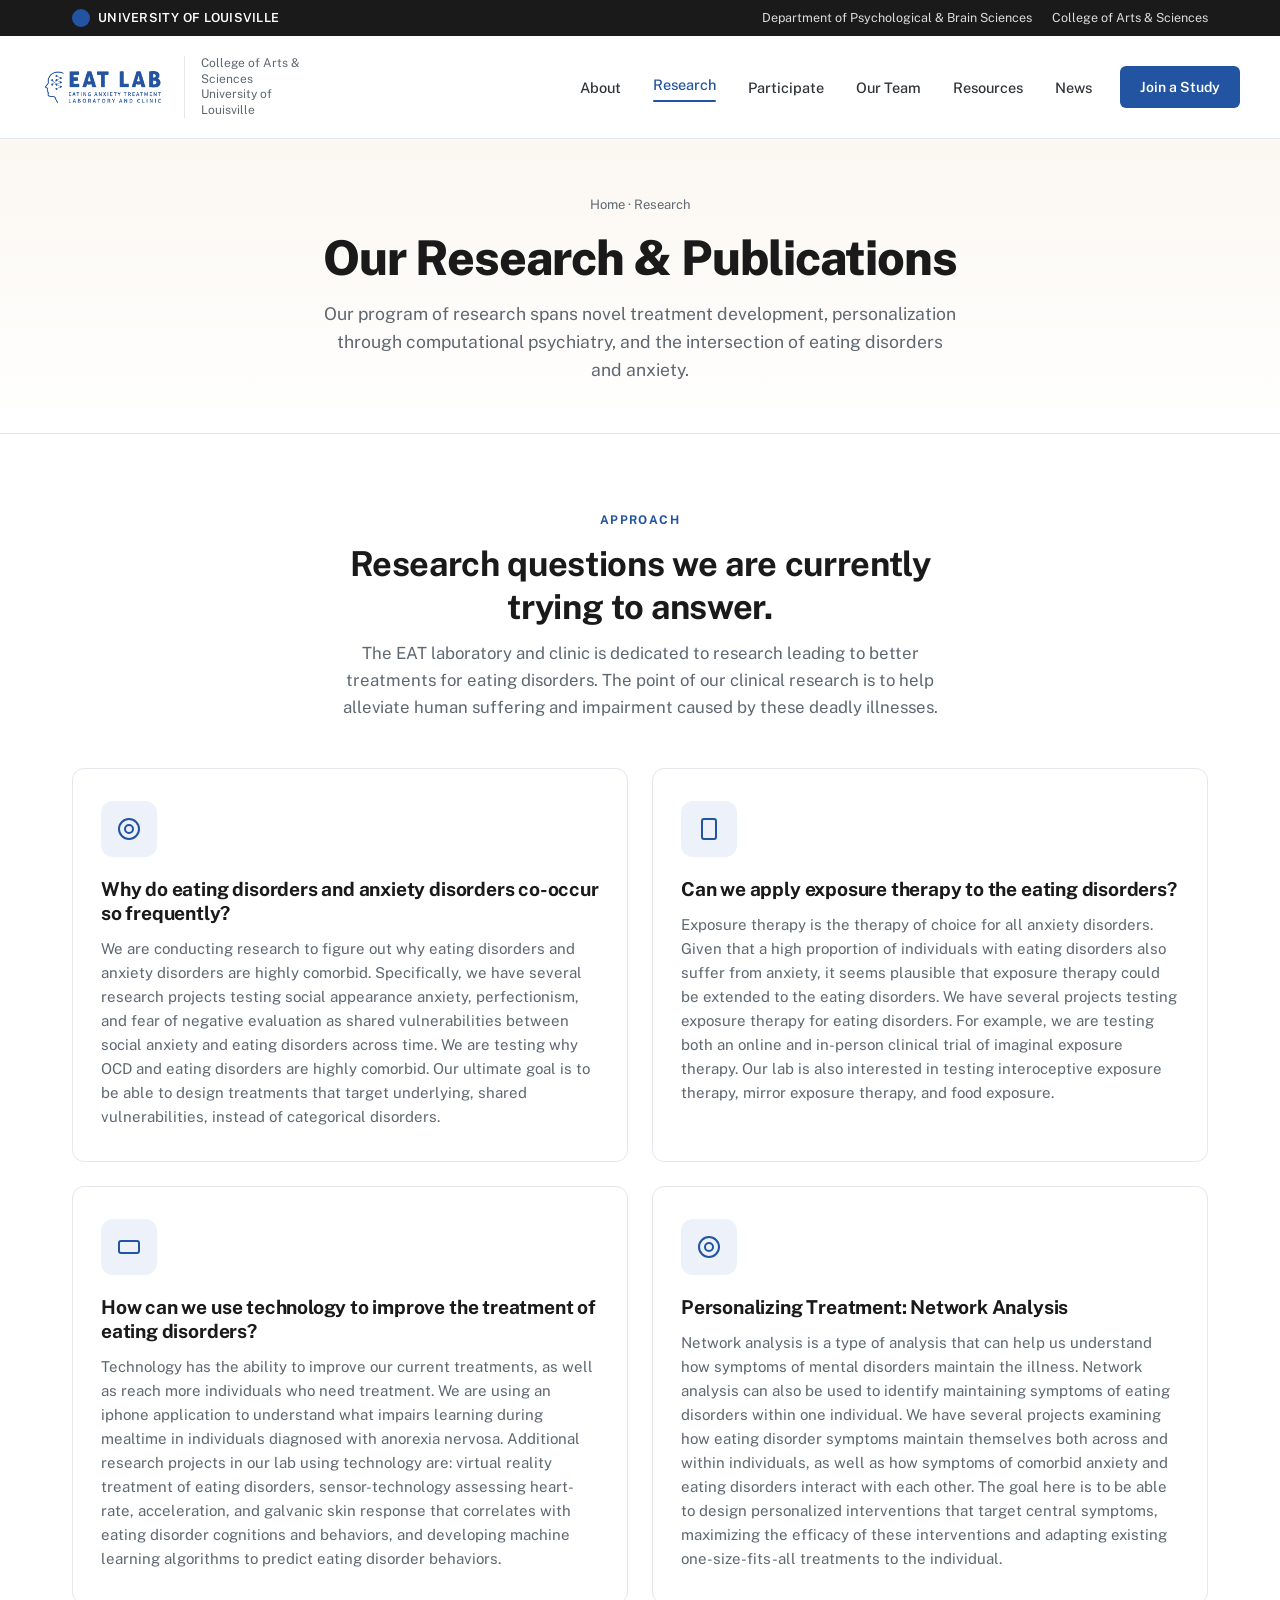
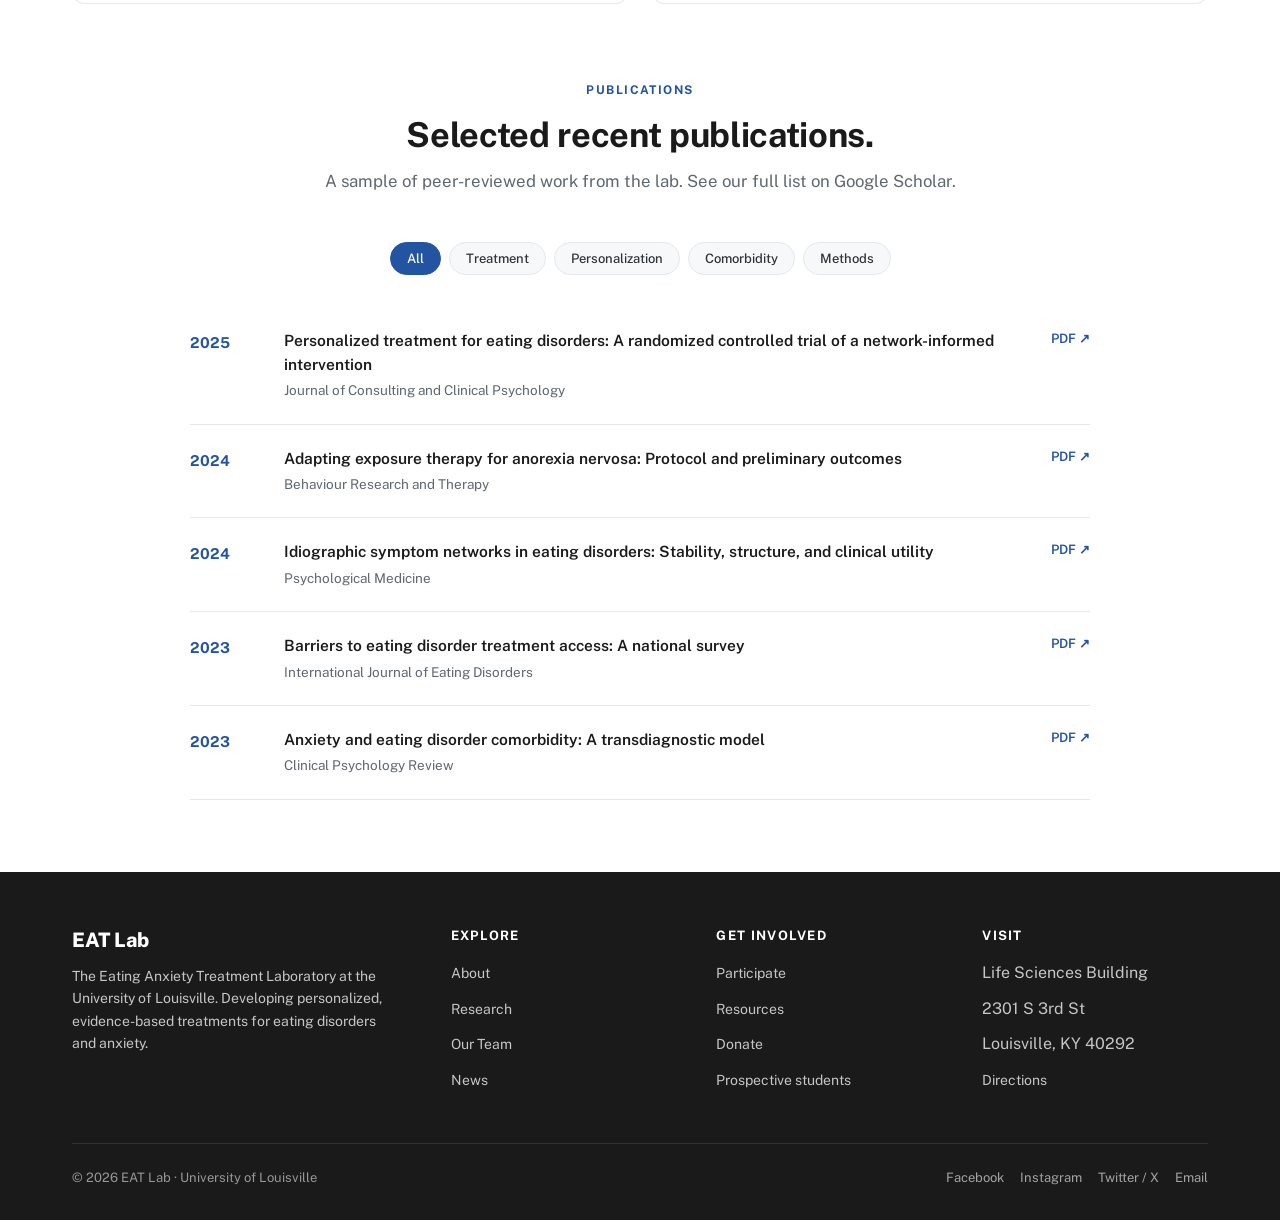
<file: research-publications.html>
<!DOCTYPE html>
<html lang="en">
<head>
<meta charset="UTF-8" />
<meta name="viewport" content="width=device-width, initial-scale=1.0" />
<title>Research | EAT Lab</title>
<meta name="description" content="Our research spans novel treatment development, personalization through computational psychiatry, and the intersection of eating disorders and anxiety at UofL.">
<link rel="canonical" href="https://www.louisvilleeatlab.com/research-publications">

<meta property="og:type" content="website">
<meta property="og:site_name" content="EAT Lab — University of Louisville">
<meta property="og:title" content="Research | EAT Lab">
<meta property="og:description" content="Our research spans novel treatment development, personalization through computational psychiatry, and the intersection of eating disorders and anxiety at UofL.">
<meta property="og:image" content="https://www.louisvilleeatlab.com/images/lab-photo.jpg">
<meta property="og:url" content="https://www.louisvilleeatlab.com/research-publications">

<link rel="preconnect" href="https://fonts.googleapis.com">
<link rel="preconnect" href="https://fonts.gstatic.com" crossorigin>
<link href="https://fonts.googleapis.com/css2?family=Public+Sans:wght@400;500;600;700;800&display=swap" rel="stylesheet">
<link rel="icon" type="image/x-icon" sizes="32x32" href="/images/favicon.ico">
<link rel="apple-touch-icon" sizes="180x180" href="/images/apple-touch-icon.png">
<meta name="theme-color" content="#2354A2">
<link rel="stylesheet" href="/styles.css">
</head>
<body>

<!-- UofL bar -->
<div class="top-bar">
  <div class="container">
    <div class="top-bar-left">
      <span class="top-bar-uofl">
        <span class="top-bar-cardinal"></span>
        UNIVERSITY OF LOUISVILLE
      </span>
    </div>
    <div class="top-bar-right">
      <a>Department of Psychological &amp; Brain Sciences</a>
      <a>College of Arts &amp; Sciences</a>
    </div>
  </div>
</div>

<!-- Main header -->
<header>
  <div class="container header-inner">
    <a class="brand" href="/">
      <img class="brand-logo" src="/images/logo.png" alt="EAT Lab — Eating Anxiety Treatment Laboratory and Clinic">
      <span class="brand-uofl">College of Arts &amp; Sciences<br>University of Louisville</span>
    </a>
    <nav class="primary">
      <a data-page="home" href="/">About</a>
      <a data-page="research" href="/research-publications">Research</a>
      <a data-page="participate" href="/participate-in-research">Participate</a>
      <a data-page="team" href="/our-team">Our Team</a>
      <a data-page="resources" href="/eating-disorder-resources">Resources</a>
      <a data-page="news" href="/blog">News</a>
      <a class="cta-button" href="/participate-in-research">Join a Study</a>
    </nav>
    <button class="mobile-toggle" onclick="toggleMobile()">
      <span></span><span></span><span></span>
    </button>
  </div>
  <div class="mobile-nav" id="mobileNav">
    <a href="/" onclick="toggleMobile()">About</a>
    <a href="/research-publications" onclick="toggleMobile()">Research</a>
    <a href="/participate-in-research" onclick="toggleMobile()">Participate</a>
    <a href="/our-team" onclick="toggleMobile()">Our Team</a>
    <a href="/eating-disorder-resources" onclick="toggleMobile()">Resources</a>
    <a href="/blog" onclick="toggleMobile()">News</a>
  </div>
</header>

<main>
  <div class="page-header">
    <div class="container">
      <div class="breadcrumb"><a href="/">Home</a> · Research</div>
      <h1>Our Research &amp; Publications</h1>
      <p>Our program of research spans novel treatment development, personalization through computational psychiatry, and the intersection of eating disorders and anxiety.</p>
    </div>
  </div>

  <section>
    <div class="container">
      <div class="section-header">
        <span class="section-tag">Approach</span>
        <h2>Research questions we are currently trying to answer.</h2>
        <p>The EAT laboratory and clinic is dedicated to research leading to better treatments for eating disorders. The point of our clinical research is to help alleviate human suffering and impairment caused by these deadly illnesses.</p>
      </div>
      <div class="aims-grid cols-2">
        <div class="aim-card">
          <div class="aim-icon">
            <svg width="24" height="24" viewBox="0 0 24 24" fill="none" stroke="currentColor" stroke-width="2"><circle cx="12" cy="12" r="10"/><circle cx="12" cy="12" r="4"/></svg>
          </div>
          <h3>Why do eating disorders and anxiety disorders co-occur so frequently?</h3>
          <p>We are conducting research to figure out why eating disorders and anxiety disorders are highly comorbid. Specifically, we have several research projects testing social appearance anxiety, perfectionism, and fear of negative evaluation as shared vulnerabilities between social anxiety and eating disorders across time. We are testing why OCD and eating disorders are highly comorbid. Our ultimate goal is to be able to design treatments that target underlying, shared vulnerabilities, instead of categorical disorders.</p>
        </div>
        <div class="aim-card">
          <div class="aim-icon">
            <svg width="24" height="24" viewBox="0 0 24 24" fill="none" stroke="currentColor" stroke-width="2"><rect x="5" y="2" width="14" height="20" rx="2"/><line x1="12" y1="18" x2="12" y2="18"/></svg>
          </div>
          <h3>Can we apply exposure therapy to the eating disorders?</h3>
          <p>Exposure therapy is the therapy of choice for all anxiety disorders. Given that a high proportion of individuals with eating disorders also suffer from anxiety, it seems plausible that exposure therapy could be extended to the eating disorders. We have several projects testing exposure therapy for eating disorders. For example, we are testing both an online and in-person clinical trial of imaginal exposure therapy. Our lab is also interested in testing interoceptive exposure therapy, mirror exposure therapy, and food exposure.</p>
        </div>
        <div class="aim-card">
          <div class="aim-icon">
            <svg width="24" height="24" viewBox="0 0 24 24" fill="none" stroke="currentColor" stroke-width="2"><rect x="2" y="6" width="20" height="12" rx="2"/><path d="M8 12h.01M16 12h.01"/></svg>
          </div>
          <h3>How can we use technology to improve the treatment of eating disorders?</h3>
          <p>Technology has the ability to improve our current treatments, as well as reach more individuals who need treatment. We are using an iphone application to understand what impairs learning during mealtime in individuals diagnosed with anorexia nervosa. Additional research projects in our lab using technology are: virtual reality treatment of eating disorders, sensor-technology assessing heart-rate, acceleration, and galvanic skin response that correlates with eating disorder cognitions and behaviors, and developing machine learning algorithms to predict eating disorder behaviors.</p>
        </div>
        <div class="aim-card">
          <div class="aim-icon">
            <svg width="24" height="24" viewBox="0 0 24 24" fill="none" stroke="currentColor" stroke-width="2"><circle cx="12" cy="12" r="10"/><circle cx="12" cy="12" r="4"/></svg>
          </div>
          <h3>Personalizing Treatment: Network Analysis</h3>
          <p>Network analysis is a type of analysis that can help us understand how symptoms of mental disorders maintain the illness. Network analysis can also be used to identify maintaining symptoms of eating disorders within one individual. We have several projects examining how eating disorder symptoms maintain themselves both across and within individuals, as well as how symptoms of comorbid anxiety and eating disorders interact with each other. The goal here is to be able to design personalized interventions that target central symptoms, maximizing the efficacy of these interventions and adapting existing one-size-fits-all treatments to the individual.</p>
        </div>
      </div>
    </div>
  </section>

  <section style="padding-top:0;">
    <div class="container">
      <div class="section-header">
        <span class="section-tag">Publications</span>
        <h2>Selected recent publications.</h2>
        <p>A sample of peer-reviewed work from the lab. See our full list on Google Scholar.</p>
      </div>
      <div class="pubs">
        <div class="filter-row">
          <button class="filter-btn active">All</button>
          <button class="filter-btn">Treatment</button>
          <button class="filter-btn">Personalization</button>
          <button class="filter-btn">Comorbidity</button>
          <button class="filter-btn">Methods</button>
        </div>
        <div class="pub-item">
          <div class="pub-year">2025</div>
          <div>
            <div class="pub-title">Personalized treatment for eating disorders: A randomized controlled trial of a network-informed intervention</div>
            <div class="pub-journal">Journal of Consulting and Clinical Psychology</div>
          </div>
          <a class="pub-link">PDF ↗</a>
        </div>
        <div class="pub-item">
          <div class="pub-year">2024</div>
          <div>
            <div class="pub-title">Adapting exposure therapy for anorexia nervosa: Protocol and preliminary outcomes</div>
            <div class="pub-journal">Behaviour Research and Therapy</div>
          </div>
          <a class="pub-link">PDF ↗</a>
        </div>
        <div class="pub-item">
          <div class="pub-year">2024</div>
          <div>
            <div class="pub-title">Idiographic symptom networks in eating disorders: Stability, structure, and clinical utility</div>
            <div class="pub-journal">Psychological Medicine</div>
          </div>
          <a class="pub-link">PDF ↗</a>
        </div>
        <div class="pub-item">
          <div class="pub-year">2023</div>
          <div>
            <div class="pub-title">Barriers to eating disorder treatment access: A national survey</div>
            <div class="pub-journal">International Journal of Eating Disorders</div>
          </div>
          <a class="pub-link">PDF ↗</a>
        </div>
        <div class="pub-item">
          <div class="pub-year">2023</div>
          <div>
            <div class="pub-title">Anxiety and eating disorder comorbidity: A transdiagnostic model</div>
            <div class="pub-journal">Clinical Psychology Review</div>
          </div>
          <a class="pub-link">PDF ↗</a>
        </div>
      </div>
    </div>
  </section>
</main>

<footer>
  <div class="container">
    <div class="footer-grid">
      <div class="footer-brand">
        <h4>EAT Lab</h4>
        <p>The Eating Anxiety Treatment Laboratory at the University of Louisville. Developing personalized, evidence-based treatments for eating disorders and anxiety.</p>
      </div>
      <div class="footer-col">
        <h5>Explore</h5>
        <ul>
          <li><a href="/">About</a></li>
          <li><a href="/research-publications">Research</a></li>
          <li><a href="/our-team">Our Team</a></li>
          <li><a href="/blog">News</a></li>
        </ul>
      </div>
      <div class="footer-col">
        <h5>Get involved</h5>
        <ul>
          <li><a href="/participate-in-research">Participate</a></li>
          <li><a href="/eating-disorder-resources">Resources</a></li>
          <li><a>Donate</a></li>
          <li><a>Prospective students</a></li>
        </ul>
      </div>
      <div class="footer-col">
        <h5>Visit</h5>
        <ul>
          <li>Life Sciences Building</li>
          <li>2301 S 3rd St</li>
          <li>Louisville, KY 40292</li>
          <li><a>Directions</a></li>
        </ul>
      </div>
    </div>
    <div class="footer-bottom">
      <div>© 2026 EAT Lab · University of Louisville</div>
      <div class="footer-social">
        <a>Facebook</a>
        <a>Instagram</a>
        <a>Twitter / X</a>
        <a>Email</a>
      </div>
    </div>
  </div>
</footer>

<script>
// Mobile nav toggle (unrelated to page switching — kept from the SPA).
function toggleMobile() {
  document.getElementById('mobileNav').classList.toggle('open');
}

// Current-page nav indication. Identical on every page — safe to find-and-replace.
(function () {
  var path = window.location.pathname.replace(/\.html$/, '').replace(/\/index$/, '/');
  if (path.length > 1) path = path.replace(/\/$/, '');
  if (!path) path = '/';
  var links = document.querySelectorAll('nav.primary a:not(.cta-button), .mobile-nav a');
  Array.prototype.forEach.call(links, function (a) {
    var href = (a.getAttribute('href') || '').replace(/\.html$/, '');
    if (href === path) {
      a.classList.add('active');
      a.setAttribute('aria-current', 'page');
    }
  });
})();
</script>

</body>
</html>
</file>
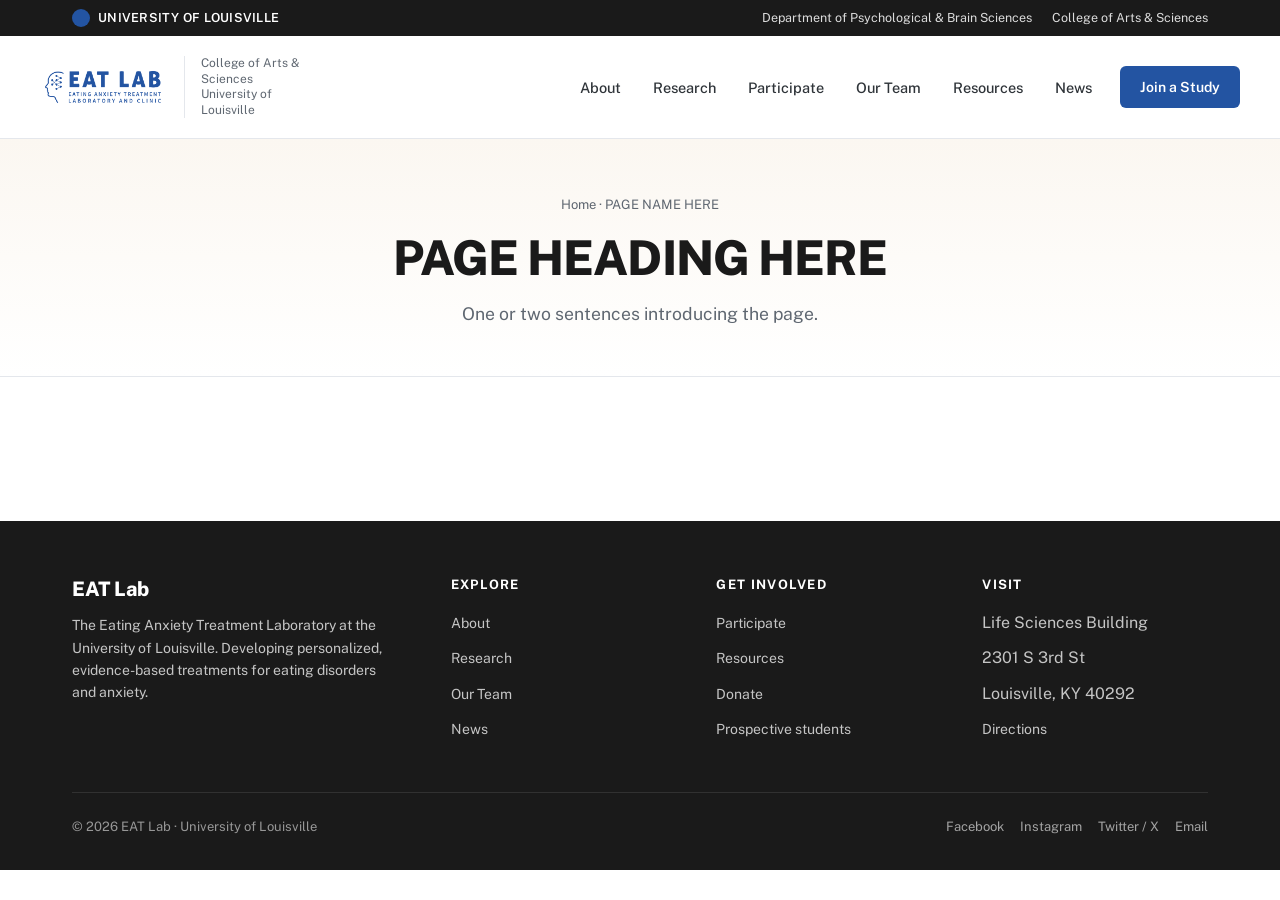
<file: _shared/page-template.html>
<!DOCTYPE html>
<html lang="en">
<head>
<meta charset="UTF-8" />
<meta name="viewport" content="width=device-width, initial-scale=1.0" />

<!-- ===== FILL IN: page title. Format "[Page Name] | EAT Lab" ===== -->
<title>PAGE NAME HERE | EAT Lab</title>

<!-- ===== FILL IN: 140-160 characters, written from this page's real content ===== -->
<meta name="description" content="PAGE DESCRIPTION HERE — 140 to 160 characters, drawn from what is actually on the page, not boilerplate about the lab in general.">

<!-- ===== FILL IN: this page's path on the production domain ===== -->
<link rel="canonical" href="https://www.louisvilleeatlab.com/PAGE-URL-HERE">

<!-- ===== FILL IN: Open Graph. Keep og:description identical to the meta description.
         og:image must be an ABSOLUTE url. Swap lab-photo.jpg if this page has a better image. ===== -->
<meta property="og:type" content="website">
<meta property="og:site_name" content="EAT Lab — University of Louisville">
<meta property="og:title" content="PAGE NAME HERE | EAT Lab">
<meta property="og:description" content="PAGE DESCRIPTION HERE — same text as the meta description above.">
<meta property="og:image" content="https://www.louisvilleeatlab.com/images/lab-photo.jpg">
<meta property="og:url" content="https://www.louisvilleeatlab.com/PAGE-URL-HERE">

<!-- ===== SHARED — do not edit per page ===== -->
<link rel="preconnect" href="https://fonts.googleapis.com">
<link rel="preconnect" href="https://fonts.gstatic.com" crossorigin>
<link href="https://fonts.googleapis.com/css2?family=Public+Sans:wght@400;500;600;700;800&display=swap" rel="stylesheet">
<link rel="icon" type="image/x-icon" sizes="32x32" href="/images/favicon.ico">
<link rel="apple-touch-icon" sizes="180x180" href="/images/apple-touch-icon.png">
<meta name="theme-color" content="#2354A2">
<link rel="stylesheet" href="/styles.css">
</head>
<body>

<!-- ===== SHARED: top bar ===== -->
<!-- UofL bar -->
<div class="top-bar">
  <div class="container">
    <div class="top-bar-left">
      <span class="top-bar-uofl">
        <span class="top-bar-cardinal"></span>
        UNIVERSITY OF LOUISVILLE
      </span>
    </div>
    <div class="top-bar-right">
      <a>Department of Psychological &amp; Brain Sciences</a>
      <a>College of Arts &amp; Sciences</a>
    </div>
  </div>
</div>

<!-- ===== SHARED: header + nav =====
     NAV ACTIVE INDICATOR: nothing to do here. The script at the bottom of this
     file adds class="active" to whichever nav link matches this page's URL.
     If you are adding a NEW page, add its <a> to the nav below and then
     find-and-replace this whole <nav class="primary"> block across every .html
     file at the repo root so all copies stay identical.
===== -->
<!-- Main header -->
<header>
  <div class="container header-inner">
    <a class="brand" href="/">
      <img class="brand-logo" src="/images/logo.png" alt="EAT Lab — Eating Anxiety Treatment Laboratory and Clinic">
      <span class="brand-uofl">College of Arts &amp; Sciences<br>University of Louisville</span>
    </a>
    <nav class="primary">
      <a data-page="home" href="/">About</a>
      <a data-page="research" href="/research-publications">Research</a>
      <a data-page="participate" href="/participate-in-research">Participate</a>
      <a data-page="team" href="/our-team">Our Team</a>
      <a data-page="resources" href="/eating-disorder-resources">Resources</a>
      <a data-page="news" href="/blog">News</a>
      <a class="cta-button" href="/participate-in-research">Join a Study</a>
    </nav>
    <button class="mobile-toggle" onclick="toggleMobile()">
      <span></span><span></span><span></span>
    </button>
  </div>
  <div class="mobile-nav" id="mobileNav">
    <a href="/" onclick="toggleMobile()">About</a>
    <a href="/research-publications" onclick="toggleMobile()">Research</a>
    <a href="/participate-in-research" onclick="toggleMobile()">Participate</a>
    <a href="/our-team" onclick="toggleMobile()">Our Team</a>
    <a href="/eating-disorder-resources" onclick="toggleMobile()">Resources</a>
    <a href="/blog" onclick="toggleMobile()">News</a>
  </div>
</header>

<!-- ===== FILL IN: this page's content. Everything above and below is shared. ===== -->
<main>

  <div class="page-header">
    <div class="container">
      <div class="breadcrumb"><a href="/">Home</a> · PAGE NAME HERE</div>
      <h1>PAGE HEADING HERE</h1>
      <p>One or two sentences introducing the page.</p>
    </div>
  </div>

  <section>
    <div class="container">
      <!-- PAGE CONTENT GOES HERE -->
    </div>
  </section>

</main>
<!-- ===== END page content ===== -->

<!-- ===== SHARED: footer ===== -->
<footer>
  <div class="container">
    <div class="footer-grid">
      <div class="footer-brand">
        <h4>EAT Lab</h4>
        <p>The Eating Anxiety Treatment Laboratory at the University of Louisville. Developing personalized, evidence-based treatments for eating disorders and anxiety.</p>
      </div>
      <div class="footer-col">
        <h5>Explore</h5>
        <ul>
          <li><a href="/">About</a></li>
          <li><a href="/research-publications">Research</a></li>
          <li><a href="/our-team">Our Team</a></li>
          <li><a href="/blog">News</a></li>
        </ul>
      </div>
      <div class="footer-col">
        <h5>Get involved</h5>
        <ul>
          <li><a href="/participate-in-research">Participate</a></li>
          <li><a href="/eating-disorder-resources">Resources</a></li>
          <li><a>Donate</a></li>
          <li><a>Prospective students</a></li>
        </ul>
      </div>
      <div class="footer-col">
        <h5>Visit</h5>
        <ul>
          <li>Life Sciences Building</li>
          <li>2301 S 3rd St</li>
          <li>Louisville, KY 40292</li>
          <li><a>Directions</a></li>
        </ul>
      </div>
    </div>
    <div class="footer-bottom">
      <div>© 2026 EAT Lab · University of Louisville</div>
      <div class="footer-social">
        <a>Facebook</a>
        <a>Instagram</a>
        <a>Twitter / X</a>
        <a>Email</a>
      </div>
    </div>
  </div>
</footer>

<!-- ===== SHARED: scripts ===== -->
<script>
// Mobile nav toggle (unrelated to page switching — kept from the SPA).
function toggleMobile() {
  document.getElementById('mobileNav').classList.toggle('open');
}

// Current-page nav indication. Identical on every page — safe to find-and-replace.
(function () {
  var path = window.location.pathname.replace(/\.html$/, '').replace(/\/index$/, '/');
  if (path.length > 1) path = path.replace(/\/$/, '');
  if (!path) path = '/';
  var links = document.querySelectorAll('nav.primary a:not(.cta-button), .mobile-nav a');
  Array.prototype.forEach.call(links, function (a) {
    var href = (a.getAttribute('href') || '').replace(/\.html$/, '');
    if (href === path) {
      a.classList.add('active');
      a.setAttribute('aria-current', 'page');
    }
  });
})();
</script>

</body>
</html>
</file>
<file: styles.css>
:root {
    --white: #ffffff;
    --off: #F7F8FA;
    --cream: #FBF6F0;
    --ink: #1A1A1A;
    --text: #2F3439;
    --muted: #5F6771;
    --light: #9AA0A8;
    --line: #E4E7EC;
    --line-light: #EFF1F5;
    --cardinal: #2354A2;
    --cardinal-dark: #1A4180;
    --cardinal-tint: #EDF2FA;
    --gold: #C9A227;
    --success: #2E7D5B;
  }

  * { margin: 0; padding: 0; box-sizing: border-box; }
  html { scroll-behavior: smooth; }
  body {
    font-family: 'Public Sans', -apple-system, BlinkMacSystemFont, sans-serif;
    color: var(--text);
    background: var(--white);
    line-height: 1.6;
    font-size: 16px;
    -webkit-font-smoothing: antialiased;
  }

  a { color: var(--cardinal); text-decoration: none; }
  a:hover { text-decoration: underline; }

  h1, h2, h3, h4, h5 { color: var(--ink); font-weight: 700; line-height: 1.25; letter-spacing: -0.01em; }
  h1 { font-size: clamp(2rem, 4.5vw, 3rem); font-weight: 800; letter-spacing: -0.02em; }
  h2 { font-size: clamp(1.6rem, 3vw, 2.15rem); }
  h3 { font-size: 1.25rem; }
  h4 { font-size: 1.05rem; }

  .container { max-width: 1200px; margin: 0 auto; padding: 0 32px; }
  @media (max-width: 720px) { .container { padding: 0 20px; } }

  /* ============ TOP UofL BAR ============ */
  .top-bar {
    background: var(--ink);
    color: white;
    font-size: 12.5px;
    padding: 8px 0;
  }
  .top-bar .container {
    display: flex;
    justify-content: space-between;
    align-items: center;
    gap: 16px;
  }
  .top-bar a { color: rgba(255,255,255,0.85); font-size: 12.5px; }
  .top-bar a:hover { color: white; text-decoration: underline; }
  .top-bar-left { display: flex; align-items: center; gap: 12px; }
  .top-bar-uofl {
    display: inline-flex;
    align-items: center;
    gap: 8px;
    font-weight: 600;
    letter-spacing: 0.02em;
  }
  .top-bar-cardinal {
    width: 18px; height: 18px;
    background: var(--cardinal);
    border-radius: 50%;
    display: inline-block;
  }
  .top-bar-right { display: flex; gap: 20px; }
  @media (max-width: 640px) {
    .top-bar-right { display: none; }
  }

  /* ============ MAIN HEADER ============ */
  header {
    background: var(--white);
    border-bottom: 1px solid var(--line);
    position: sticky;
    top: 0;
    z-index: 100;
  }
  .header-inner {
    display: flex;
    justify-content: space-between;
    align-items: center;
    padding: 20px 0;
  }
  .brand {
    display: flex;
    align-items: center;
    gap: 14px;
    cursor: pointer;
  }
  .brand-logo {
    height: 48px;
    width: auto;
    display: block;
  }
  @media (max-width: 640px) {
    .brand-logo { height: 38px; }
  }
  .brand-uofl {
    font-size: 12px;
    color: var(--muted);
    padding-left: 16px;
    margin-left: 4px;
    border-left: 1px solid var(--line);
    line-height: 1.3;
    max-width: 130px;
  }
  @media (max-width: 780px) {
    .brand-uofl { display: none; }
  }

  nav.primary { display: flex; align-items: center; gap: 4px; }
  nav.primary a {
    color: var(--text);
    font-weight: 500;
    padding: 10px 14px;
    border-radius: 6px;
    font-size: 14.5px;
    cursor: pointer;
    transition: background 0.15s, color 0.15s;
  }
  nav.primary a:hover { background: var(--off); text-decoration: none; }
  nav.primary a.active { color: var(--cardinal); }
  nav.primary a.active::after {
    content: '';
    display: block;
    height: 2px;
    background: var(--cardinal);
    margin-top: 4px;
    border-radius: 1px;
  }
  /* Selector is scoped to nav.primary so it outranks `nav.primary a`, which would
     otherwise win on specificity (0,1,2 vs 0,1,0) now that the CTA is an <a>
     rather than a <button>. */
  nav.primary a.cta-button,
  .cta-button {
    background: var(--cardinal);
    color: white;
    padding: 10px 20px;
    border-radius: 6px;
    font-weight: 600;
    font-size: 14px;
    margin-left: 10px;
    border: none;
    cursor: pointer;
    font-family: inherit;
    transition: background 0.15s;
  }
  nav.primary a.cta-button:hover,
  .cta-button:hover { background: var(--cardinal-dark); text-decoration: none; }

  .mobile-toggle { display: none; background: none; border: none; padding: 8px; cursor: pointer; }
  .mobile-toggle span { display: block; width: 22px; height: 2px; background: var(--ink); margin: 5px 0; }

  .mobile-nav { display: none; }

  @media (max-width: 900px) {
    nav.primary { display: none; }
    .mobile-toggle { display: block; }
    .mobile-nav {
      background: white;
      border-top: 1px solid var(--line);
      padding: 16px 20px;
    }
    .mobile-nav.open { display: block; }
    .mobile-nav a { display: block; padding: 12px 0; border-bottom: 1px solid var(--line-light); color: var(--text); font-weight: 500; }
  }

  /* ============ PAGES ============ */
  .page { display: none; }
  .page.active { display: block; }

  /* ============ HERO ============ */
  .hero {
    background: linear-gradient(180deg, #FBF7F1 0%, #ffffff 100%);
    padding: 64px 0 72px;
    position: relative;
    overflow: hidden;
  }
  .hero-decor {
    position: absolute;
    top: -40px;
    right: -80px;
    width: 400px;
    height: 400px;
    background: radial-gradient(circle, var(--cardinal-tint) 0%, transparent 70%);
    pointer-events: none;
  }
  .hero-inner {
    display: grid;
    grid-template-columns: 1.15fr 1fr;
    gap: 56px;
    align-items: center;
    position: relative;
  }
  @media (max-width: 900px) { .hero-inner { grid-template-columns: 1fr; gap: 40px; } }

  .hero-tag {
    display: inline-flex;
    align-items: center;
    gap: 8px;
    background: var(--cardinal-tint);
    color: var(--cardinal-dark);
    padding: 6px 14px;
    border-radius: 20px;
    font-size: 13px;
    font-weight: 600;
    margin-bottom: 24px;
  }
  .hero-tag .dot {
    width: 8px; height: 8px;
    background: var(--cardinal);
    border-radius: 50%;
    animation: pulse 2s ease-in-out infinite;
  }
  @keyframes pulse {
    0%, 100% { opacity: 1; }
    50% { opacity: 0.4; }
  }

  .hero h1 {
    max-width: 14ch;
    margin-bottom: 20px;
  }
  .hero h1 .accent { color: var(--cardinal); }

  .hero-lead {
    font-size: 1.1rem;
    color: var(--muted);
    margin-bottom: 32px;
    max-width: 52ch;
  }

  .hero-buttons {
    display: flex;
    gap: 12px;
    flex-wrap: wrap;
  }
  .btn {
    display: inline-flex;
    align-items: center;
    gap: 8px;
    padding: 13px 22px;
    border-radius: 6px;
    font-weight: 600;
    font-size: 14.5px;
    cursor: pointer;
    border: none;
    font-family: inherit;
    transition: all 0.15s;
  }
  .btn-primary { background: var(--cardinal); color: white; }
  .btn-primary:hover { background: var(--cardinal-dark); text-decoration: none; }
  .btn-outline { background: white; color: var(--ink); border: 1.5px solid var(--line); }
  .btn-outline:hover { border-color: var(--ink); text-decoration: none; }
  .btn .arrow { transition: transform 0.15s; }
  .btn:hover .arrow { transform: translateX(3px); }

  /* Hero visual — collage/photo card */
  .hero-visual {
    position: relative;
    aspect-ratio: 5/4;
  }
  .hero-photo {
    position: absolute;
    inset: 0;
    border-radius: 12px;
    overflow: hidden;
    box-shadow: 0 20px 60px -20px rgba(0,0,0,0.25);
  }
  .hero-photo img {
    width: 100%;
    height: 100%;
    object-fit: cover;
    display: block;
  }
  .hero-badge {
    position: absolute;
    bottom: -20px;
    left: -20px;
    background: white;
    padding: 16px 20px;
    border-radius: 10px;
    box-shadow: 0 10px 30px -10px rgba(0,0,0,0.15);
    display: flex;
    align-items: center;
    gap: 12px;
  }
  .hero-badge-num {
    font-size: 28px;
    font-weight: 800;
    color: var(--cardinal);
    letter-spacing: -0.02em;
  }
  .hero-badge-label {
    font-size: 12px;
    color: var(--muted);
    max-width: 90px;
    line-height: 1.3;
  }

  /* ============ QUICK ACCESS ROW ============ */
  .quick-row {
    background: var(--off);
    padding: 24px 0;
    border-bottom: 1px solid var(--line);
  }
  .quick-grid {
    display: grid;
    grid-template-columns: repeat(4, 1fr);
    gap: 12px;
  }
  @media (max-width: 720px) { .quick-grid { grid-template-columns: repeat(2, 1fr); } }
  .quick-item {
    background: white;
    border-radius: 8px;
    padding: 18px;
    display: flex;
    gap: 14px;
    align-items: center;
    cursor: pointer;
    transition: transform 0.15s, box-shadow 0.15s;
    border: 1px solid var(--line);
  }
  .quick-item:hover {
    transform: translateY(-2px);
    box-shadow: 0 6px 20px -8px rgba(0,0,0,0.1);
    text-decoration: none;
  }
  .quick-icon {
    width: 40px; height: 40px;
    background: var(--cardinal-tint);
    border-radius: 8px;
    display: grid;
    place-items: center;
    color: var(--cardinal);
    flex-shrink: 0;
  }
  .quick-text .title {
    font-weight: 600;
    color: var(--ink);
    font-size: 14px;
    margin-bottom: 2px;
  }
  .quick-text .sub {
    font-size: 12.5px;
    color: var(--muted);
  }

  /* ============ SECTIONS ============ */
  section { padding: 72px 0; }
  @media (max-width: 720px) { section { padding: 56px 0; } }

  .section-header {
    text-align: center;
    max-width: 640px;
    margin: 0 auto 48px;
  }
  .section-tag {
    display: inline-block;
    color: var(--cardinal);
    font-weight: 700;
    font-size: 12px;
    letter-spacing: 0.12em;
    text-transform: uppercase;
    margin-bottom: 12px;
  }
  .section-header h2 { margin-bottom: 12px; }
  .section-header p { color: var(--muted); font-size: 1.05rem; }

  /* ============ ABOUT / MISSION ============ */
  .about-block {
    background: var(--off);
    border-radius: 16px;
    padding: 48px;
    display: grid;
    /* Director photo carries more weight against the mission text: the image
       column takes 1/2.167 of the row rather than 1/2.6 — exactly 20% wider. */
    grid-template-columns: 1fr 1.167fr;
    gap: 48px;
    align-items: center;
  }
  @media (max-width: 900px) {
    .about-block { grid-template-columns: 1fr; padding: 32px; gap: 32px; }
  }
  .about-image {
    aspect-ratio: 4/5;
    background: linear-gradient(160deg, var(--cardinal) 0%, var(--cardinal-dark) 100%);
    border-radius: 12px;
    display: grid;
    place-items: center;
    color: white;
    position: relative;
    overflow: hidden;
  }
  .about-image::after {
    content: '';
    position: absolute;
    inset: 0;
    background:
      radial-gradient(circle at 30% 20%, rgba(255,255,255,0.15) 0%, transparent 50%);
  }
  .about-image-label {
    position: relative;
    text-align: center;
    padding: 24px;
  }
  .about-image-label .name {
    font-size: 20px;
    font-weight: 700;
    margin-bottom: 4px;
  }
  .about-image-label .title {
    font-size: 13.5px;
    opacity: 0.85;
  }
  .about-content h2 { margin-bottom: 20px; }
  .about-content p { color: var(--text); margin-bottom: 20px; }
  .about-content p:last-child { margin-bottom: 0; }

  /* ============ AIMS (3-column) ============ */
  .aims-section { background: white; }
  .aims-grid {
    display: grid;
    grid-template-columns: repeat(3, 1fr);
    gap: 24px;
  }
  @media (max-width: 900px) { .aims-grid { grid-template-columns: 1fr; } }

  /* Two-column variant, for sections with an even number of cards — e.g. the
     four research questions on /research-publications. Named for the layout
     rather than the page so any future section with 2/4/6 cards can reuse it.
     The media query below is required, not redundant: `.aims-grid.cols-2` is
     more specific than `.aims-grid`, so without it this rule would beat the
     mobile collapse above and force two columns on phones. */
  .aims-grid.cols-2 { grid-template-columns: repeat(2, 1fr); }
  @media (max-width: 900px) { .aims-grid.cols-2 { grid-template-columns: 1fr; } }

  .aim-card {
    background: white;
    border: 1px solid var(--line);
    border-radius: 12px;
    padding: 32px 28px;
    position: relative;
    transition: all 0.2s;
  }
  .aim-card:hover {
    border-color: var(--cardinal);
    transform: translateY(-3px);
    box-shadow: 0 12px 30px -12px rgba(173, 33, 49, 0.15);
  }
  .aim-icon {
    width: 56px; height: 56px;
    background: var(--cardinal-tint);
    color: var(--cardinal);
    border-radius: 12px;
    display: grid;
    place-items: center;
    margin-bottom: 20px;
    font-size: 20px;
    font-weight: 800;
  }
  .aim-card h3 { margin-bottom: 12px; font-size: 1.2rem; }
  .aim-card p { color: var(--muted); font-size: 15px; line-height: 1.6; }

  /* ============ STUDIES ============ */
  .studies-section { background: var(--off); }
  .studies-grid {
    display: grid;
    grid-template-columns: repeat(3, 1fr);
    gap: 24px;
  }
  @media (max-width: 1000px) { .studies-grid { grid-template-columns: repeat(2, 1fr); } }
  @media (max-width: 640px) { .studies-grid { grid-template-columns: 1fr; } }

  .study-card {
    background: white;
    border-radius: 12px;
    overflow: hidden;
    display: flex;
    flex-direction: column;
    cursor: pointer;
    transition: transform 0.2s, box-shadow 0.2s;
    border: 1px solid var(--line);
  }
  .study-card:hover {
    transform: translateY(-3px);
    box-shadow: 0 12px 30px -12px rgba(0,0,0,0.12);
    text-decoration: none;
  }
  .study-image {
    aspect-ratio: 16/9;
    background: linear-gradient(135deg, #E8DDD0 0%, #B89E7F 100%);
    position: relative;
    display: grid;
    place-items: center;
    color: white;
    font-weight: 700;
    font-size: 32px;
    letter-spacing: -0.02em;
  }
  .study-image.i2 { background: linear-gradient(135deg, #C8B8A5 0%, #8B7A65 100%); }
  .study-image.i3 { background: linear-gradient(135deg, #B8CFC3 0%, #6B9285 100%); }
  .study-image.i4 { background: linear-gradient(135deg, #D8BFA8 0%, #A08767 100%); }
  .study-image.i5 { background: linear-gradient(135deg, #CFC3B0 0%, #8F836B 100%); }
  .study-image.i6 { background: linear-gradient(135deg, #E5C9C6 0%, #B08986 100%); }
  .study-image.i7 { background: linear-gradient(135deg, #C0B3D0 0%, #8477A0 100%); }
  .study-status {
    position: absolute;
    top: 12px;
    left: 12px;
    background: white;
    color: var(--cardinal);
    padding: 4px 10px;
    border-radius: 4px;
    font-size: 11px;
    font-weight: 700;
    text-transform: uppercase;
    letter-spacing: 0.08em;
  }
  .study-status.online {
    background: var(--ink);
    color: white;
  }
  .study-body {
    padding: 22px;
    flex: 1;
    display: flex;
    flex-direction: column;
  }
  .study-body h4 { margin-bottom: 8px; font-size: 1.1rem; }
  .study-body p {
    color: var(--muted);
    font-size: 14.5px;
    line-height: 1.55;
    flex: 1;
    margin-bottom: 16px;
  }
  .study-meta {
    display: flex;
    justify-content: space-between;
    align-items: center;
    padding-top: 16px;
    border-top: 1px solid var(--line-light);
    font-size: 13px;
  }
  .study-meta-info { color: var(--muted); }
  .study-meta-link { color: var(--cardinal); font-weight: 600; }
  .study-meta-link .arrow { transition: transform 0.15s; }
  .study-card:hover .study-meta-link .arrow { transform: translateX(3px); }

  /* ============ NEWS ============ */
  .news-grid {
    display: grid;
    grid-template-columns: 1.4fr 1fr 1fr;
    gap: 24px;
  }
  @media (max-width: 900px) { .news-grid { grid-template-columns: 1fr; } }
  .news-card {
    background: white;
    border: 1px solid var(--line);
    border-radius: 12px;
    overflow: hidden;
    cursor: pointer;
    transition: transform 0.2s, box-shadow 0.2s;
    display: flex;
    flex-direction: column;
  }
  .news-card:hover {
    transform: translateY(-2px);
    box-shadow: 0 10px 24px -8px rgba(0,0,0,0.1);
    text-decoration: none;
  }
  .news-card.featured { grid-row: span 2; }
  @media (max-width: 900px) { .news-card.featured { grid-row: auto; } }
  .news-image {
    aspect-ratio: 16/10;
    background: linear-gradient(135deg, #DDCFC0 0%, #A08D75 100%);
    position: relative;
    display: grid;
    place-items: center;
    color: rgba(255,255,255,0.85);
    font-weight: 700;
    font-size: 18px;
    text-align: center;
    padding: 20px;
  }
  .news-card.featured .news-image {
    aspect-ratio: 16/9;
    background: linear-gradient(135deg, var(--cardinal) 0%, #6B1119 100%);
  }
  .news-image.n2 { background: linear-gradient(135deg, #C6B5CC 0%, #7C6D85 100%); }
  .news-image.n3 { background: linear-gradient(135deg, #B5CCC6 0%, #6D857C 100%); }
  .news-body {
    padding: 22px;
    flex: 1;
    display: flex;
    flex-direction: column;
  }
  .news-source {
    font-size: 12px;
    font-weight: 700;
    color: var(--cardinal);
    text-transform: uppercase;
    letter-spacing: 0.08em;
    margin-bottom: 10px;
  }
  .news-body h4 {
    margin-bottom: 8px;
    line-height: 1.35;
    font-size: 1.05rem;
  }
  .news-card.featured .news-body h4 { font-size: 1.35rem; }
  .news-body p {
    color: var(--muted);
    font-size: 14px;
    flex: 1;
  }
  .news-date {
    margin-top: 14px;
    font-size: 12.5px;
    color: var(--light);
  }

  /* ============ FEATURED CTA BAND ============ */
  .cta-band {
    background: linear-gradient(135deg, var(--cardinal) 0%, var(--cardinal-dark) 100%);
    color: white;
    padding: 56px 0;
    position: relative;
    overflow: hidden;
  }
  .cta-band::before {
    content: '';
    position: absolute;
    top: -50%;
    right: -10%;
    width: 500px;
    height: 500px;
    background: radial-gradient(circle, rgba(255,255,255,0.1) 0%, transparent 70%);
    pointer-events: none;
  }
  .cta-band-inner {
    display: grid;
    grid-template-columns: 2fr 1fr;
    gap: 40px;
    align-items: center;
    position: relative;
  }
  @media (max-width: 720px) { .cta-band-inner { grid-template-columns: 1fr; } }
  .cta-band h2 { color: white; margin-bottom: 12px; }
  .cta-band p { color: rgba(255,255,255,0.85); font-size: 1.05rem; }
  .cta-band .btn-white {
    background: white;
    color: var(--cardinal);
    border: none;
    padding: 14px 24px;
    border-radius: 6px;
    font-weight: 700;
    cursor: pointer;
    font-family: inherit;
    font-size: 14.5px;
    display: inline-flex;
    align-items: center;
    gap: 8px;
    justify-self: end;
  }
  @media (max-width: 720px) { .cta-band .btn-white { justify-self: start; } }
  .cta-band .btn-white:hover { background: #FBF6F0; text-decoration: none; }

  /* ============ PAGE HEADER (INTERIOR) ============ */
  .page-header {
    background: linear-gradient(180deg, #FBF7F1 0%, white 100%);
    padding: 56px 0 48px;
    border-bottom: 1px solid var(--line);
    text-align: center;
  }
  .page-header .breadcrumb {
    color: var(--muted);
    font-size: 13px;
    margin-bottom: 12px;
  }
  .page-header .breadcrumb a { color: var(--muted); }
  .page-header h1 { margin-bottom: 12px; }
  .page-header p { color: var(--muted); font-size: 1.1rem; max-width: 640px; margin: 0 auto; }

  /* ============ RESEARCH PAGE ============ */
  .pubs {
    max-width: 900px;
    margin: 0 auto;
  }
  .filter-row {
    display: flex;
    gap: 8px;
    margin-bottom: 32px;
    flex-wrap: wrap;
    justify-content: center;
  }
  .filter-btn {
    padding: 8px 16px;
    border-radius: 20px;
    background: var(--off);
    border: 1px solid var(--line);
    color: var(--text);
    font-size: 13px;
    font-weight: 500;
    cursor: pointer;
    font-family: inherit;
  }
  .filter-btn.active {
    background: var(--cardinal);
    color: white;
    border-color: var(--cardinal);
  }
  .pub-item {
    display: grid;
    grid-template-columns: 70px 1fr auto;
    gap: 24px;
    padding: 22px 0;
    border-bottom: 1px solid var(--line);
    align-items: start;
  }
  @media (max-width: 640px) { .pub-item { grid-template-columns: 1fr; gap: 8px; } }
  .pub-year {
    font-weight: 700;
    color: var(--cardinal);
    font-size: 15px;
    padding-top: 2px;
  }
  .pub-title { font-weight: 600; color: var(--ink); font-size: 15.5px; line-height: 1.5; }
  .pub-journal { color: var(--muted); font-size: 13.5px; margin-top: 4px; }
  .pub-link { color: var(--cardinal); font-size: 13px; font-weight: 600; white-space: nowrap; }

  /* ============ TEAM ============ */
  .director-card {
    background: linear-gradient(135deg, #FBF6F0 0%, #F5EDDF 100%);
    border-radius: 16px;
    padding: 40px;
    display: grid;
    grid-template-columns: 220px 1fr;
    gap: 40px;
    margin-bottom: 56px;
    align-items: center;
  }
  @media (max-width: 720px) { .director-card { grid-template-columns: 1fr; padding: 28px; } }
  .director-photo {
    aspect-ratio: 4/5;
    background: linear-gradient(160deg, var(--cardinal), var(--cardinal-dark));
    border-radius: 12px;
    display: grid;
    place-items: center;
    color: white;
    font-weight: 700;
    font-size: 42px;
    letter-spacing: -0.02em;
  }
  .director-badge {
    display: inline-block;
    background: var(--cardinal);
    color: white;
    padding: 4px 12px;
    border-radius: 4px;
    font-size: 11px;
    font-weight: 700;
    letter-spacing: 0.08em;
    text-transform: uppercase;
    margin-bottom: 12px;
  }
  .director-info h3 { font-size: 1.8rem; margin-bottom: 4px; }
  .director-info .title { color: var(--muted); font-size: 15px; margin-bottom: 16px; font-weight: 500; }
  .director-info p { color: var(--text); margin-bottom: 16px; }

  .team-section-title {
    display: flex;
    justify-content: space-between;
    align-items: baseline;
    margin: 40px 0 20px;
    padding-bottom: 12px;
    border-bottom: 2px solid var(--line);
  }
  .team-section-title h3 { font-size: 1.35rem; }
  .team-section-title .count {
    background: var(--off);
    padding: 4px 12px;
    border-radius: 20px;
    font-size: 12px;
    font-weight: 600;
    color: var(--muted);
  }

  .team-grid {
    display: grid;
    grid-template-columns: repeat(4, 1fr);
    gap: 24px;
  }
  @media (max-width: 900px) { .team-grid { grid-template-columns: repeat(2, 1fr); } }
  .team-card {
    text-align: center;
  }
  .team-photo {
    aspect-ratio: 1;
    background: linear-gradient(135deg, #E8DDD0 0%, #B8A88F 100%);
    border-radius: 12px;
    display: grid;
    place-items: center;
    color: white;
    font-weight: 700;
    font-size: 28px;
    margin-bottom: 12px;
    letter-spacing: -0.02em;
  }
  .team-name { font-weight: 700; color: var(--ink); margin-bottom: 2px; }
  .team-role { color: var(--muted); font-size: 13.5px; }

  /* ============ PARTICIPATE HELPER ============ */
  .helper-band {
    background: var(--off);
    border-radius: 16px;
    padding: 40px;
    text-align: center;
    max-width: 720px;
    margin: 48px auto 0;
  }
  .helper-band h3 { margin-bottom: 8px; }
  .helper-band p { color: var(--muted); margin-bottom: 20px; }

  /* ============ RESOURCES ============ */
  .crisis-callout {
    background: linear-gradient(135deg, var(--cardinal) 0%, var(--cardinal-dark) 100%);
    color: white;
    border-radius: 12px;
    padding: 28px 32px;
    display: flex;
    justify-content: space-between;
    align-items: center;
    gap: 24px;
    margin-bottom: 40px;
    flex-wrap: wrap;
  }
  .crisis-callout strong { font-size: 1.15rem; display: block; margin-bottom: 4px; }
  .crisis-callout p { color: rgba(255,255,255,0.85); font-size: 14px; }
  .crisis-number {
    background: rgba(255,255,255,0.15);
    padding: 12px 24px;
    border-radius: 8px;
    font-weight: 700;
    font-size: 20px;
    letter-spacing: 0.02em;
  }

  .resources-grid {
    display: grid;
    grid-template-columns: 1fr 1fr;
    gap: 48px;
  }
  @media (max-width: 720px) { .resources-grid { grid-template-columns: 1fr; gap: 32px; } }
  .resource-group h3 {
    color: var(--ink);
    font-size: 1.2rem;
    margin-bottom: 16px;
    padding-bottom: 12px;
    border-bottom: 2px solid var(--cardinal);
    display: inline-block;
  }
  .resource-link {
    display: block;
    padding: 14px 0;
    border-bottom: 1px solid var(--line-light);
    color: var(--ink);
    cursor: pointer;
  }
  .resource-link:hover { text-decoration: none; }
  .resource-link:hover .r-name { color: var(--cardinal); }
  .r-name { font-weight: 600; font-size: 15px; margin-bottom: 2px; transition: color 0.15s; }
  .r-desc { color: var(--muted); font-size: 13px; }

  /* ============ FOOTER ============ */
  footer {
    background: var(--ink);
    color: rgba(255,255,255,0.75);
    padding: 56px 0 32px;
  }
  .footer-grid {
    display: grid;
    grid-template-columns: 1.5fr 1fr 1fr 1fr;
    gap: 40px;
    margin-bottom: 40px;
  }
  @media (max-width: 720px) { .footer-grid { grid-template-columns: 1fr 1fr; } }

  .footer-brand h4 {
    color: white;
    font-size: 20px;
    font-weight: 800;
    margin-bottom: 12px;
  }
  .footer-brand p { font-size: 14px; max-width: 36ch; }

  .footer-col h5 {
    color: white;
    font-size: 13px;
    font-weight: 700;
    text-transform: uppercase;
    letter-spacing: 0.1em;
    margin-bottom: 16px;
  }
  .footer-col ul { list-style: none; }
  .footer-col li { margin-bottom: 10px; }
  .footer-col a {
    color: rgba(255,255,255,0.75);
    font-size: 14px;
    cursor: pointer;
  }
  .footer-col a:hover { color: white; }

  .footer-bottom {
    padding-top: 24px;
    border-top: 1px solid rgba(255,255,255,0.1);
    display: flex;
    justify-content: space-between;
    align-items: center;
    font-size: 13px;
    color: rgba(255,255,255,0.55);
    flex-wrap: wrap;
    gap: 16px;
  }
  .footer-social { display: flex; gap: 16px; }
  .footer-social a {
    color: rgba(255,255,255,0.6);
    font-size: 13px;
  }
  .footer-social a:hover { color: white; }

  /* ---- team photos: real headshots replace the initial-letter placeholders ---- */
  .team-photo { overflow: hidden; }
  .team-photo img,
  .director-photo img { width: 100%; height: 100%; object-fit: cover; display: block; }
  .director-photo { overflow: hidden; }

  .director-info .team-pronouns { font-size: 13px; }

  /* ---- About: the director's headshot replaces the gradient placeholder ----
     The label text is white, and the headshot's background is white, so the
     ::after highlight becomes a bottom scrim to keep the caption legible.
     Explicit z-indexes: photo under scrim, scrim under label. */
  .about-image:has(img) { background: none; place-items: end stretch; }
  .about-image img {
    position: absolute; inset: 0; z-index: 0;
    width: 100%; height: 100%; object-fit: cover; display: block;
  }
  /* No scrim: the photo is composited onto the card colour, so a dark gradient
     would read as a slab floating on the card rather than as part of a photo.
     The label sits over the blazer, which is dark enough to carry white text. */
  .about-image:has(img)::after { background: none; }
  .about-image:has(img) .about-image-label {
    z-index: 2; text-align: left; padding: 22px 24px;
  }
</file>
